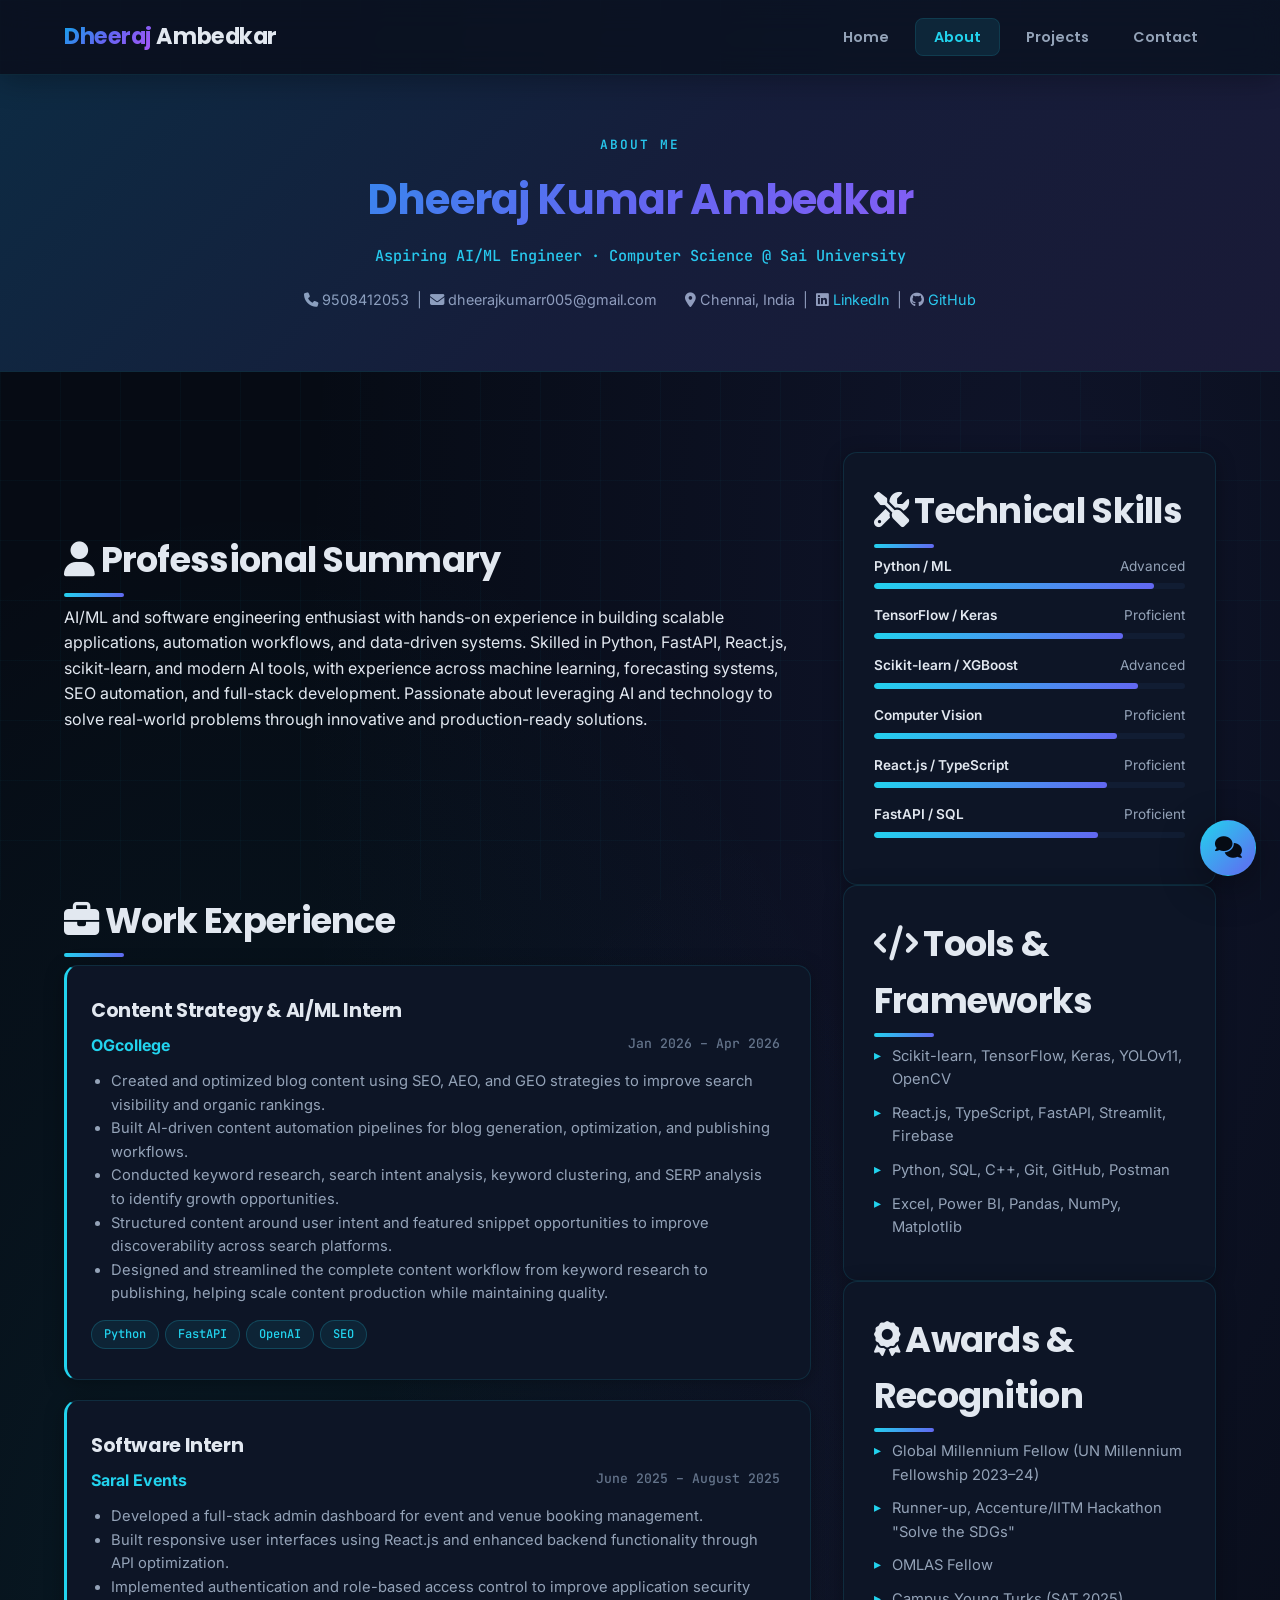
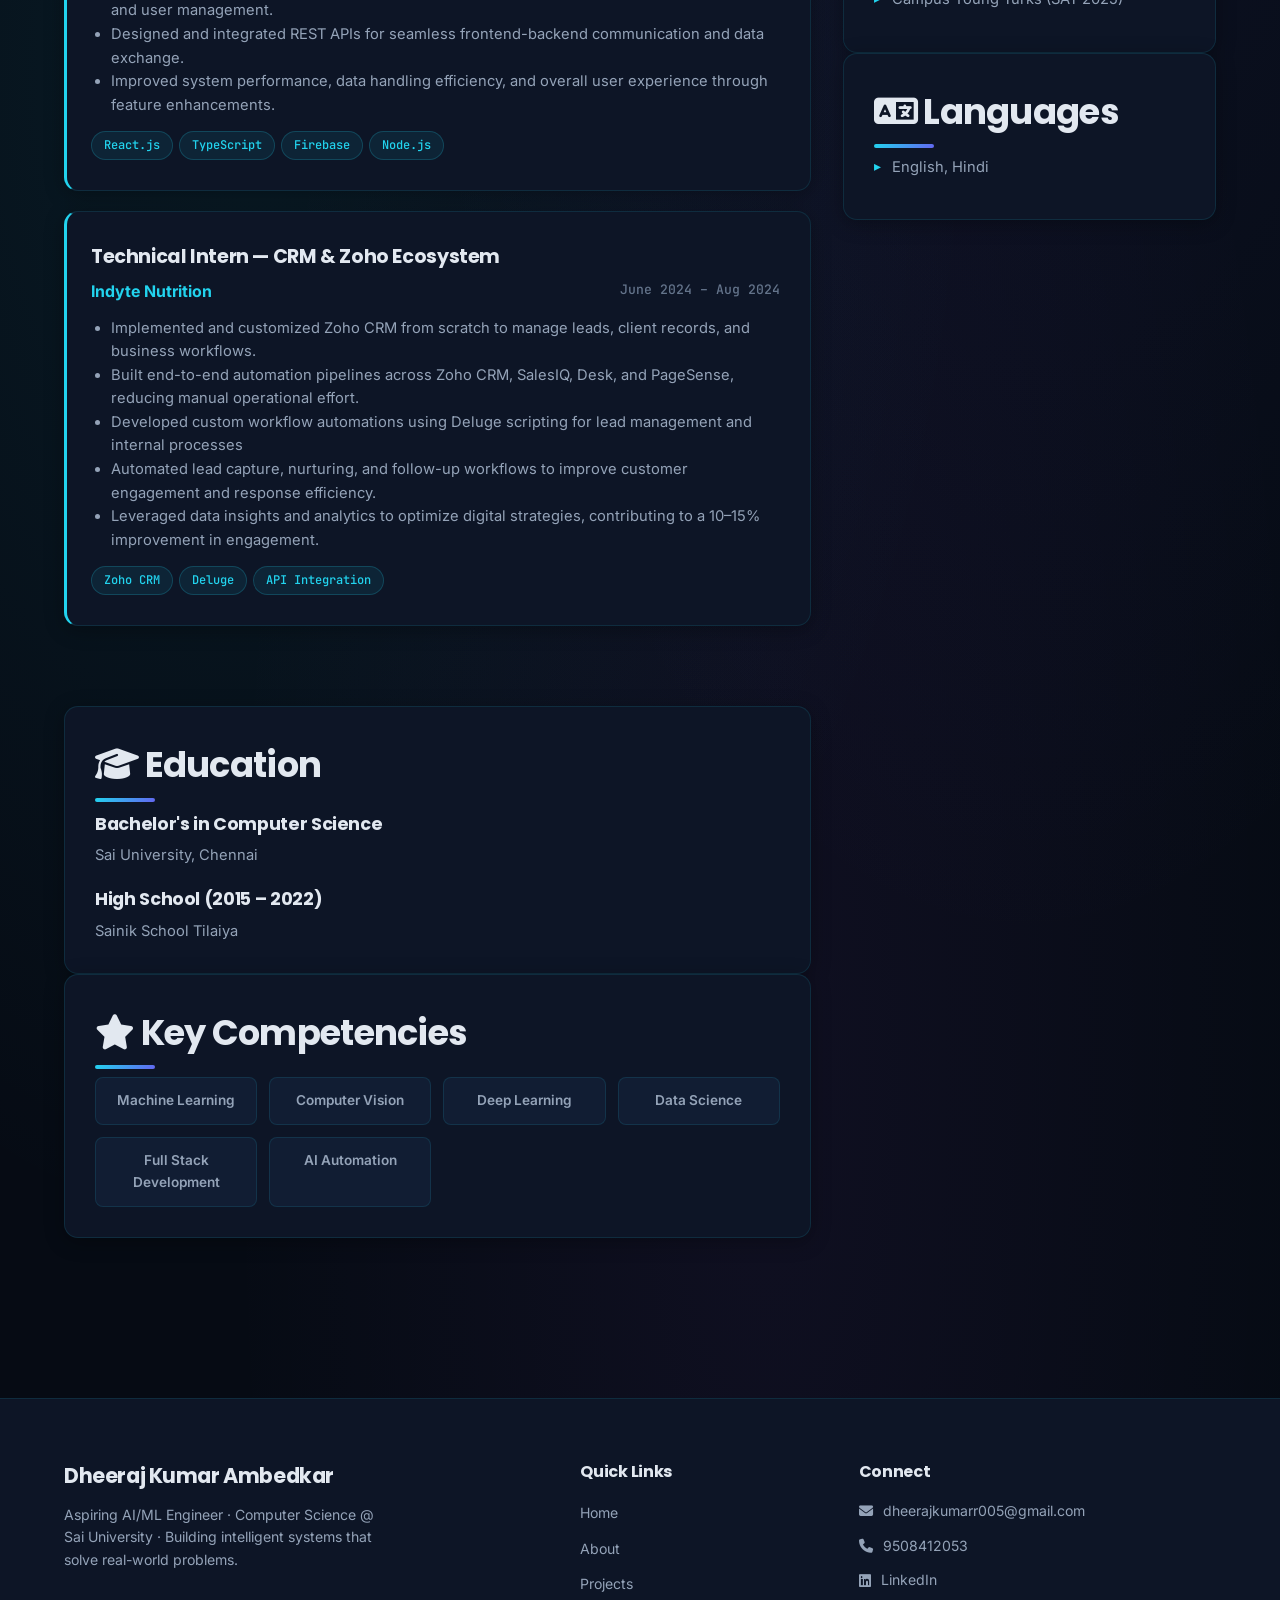
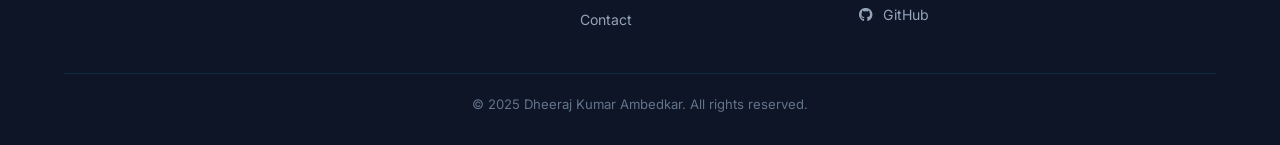
<file: about.html>
<!DOCTYPE html>
<html lang="en">
<head>
    <meta charset="UTF-8">
    <meta name="viewport" content="width=device-width, initial-scale=1.0">
    <title>Dheeraj Kumar Ambedkar | About</title>
    <link rel="stylesheet" href="https://cdnjs.cloudflare.com/ajax/libs/font-awesome/6.4.0/css/all.min.css">
    <link rel="stylesheet" href="css/style.css">
    <link rel="stylesheet" href="css/chat-widget.css">
</head>
<body>
    <header class="professional-header">
        <div class="container">
            <div id="branding">
                <h1><span class="highlight">Dheeraj</span> Ambedkar</h1>
            </div>
            <nav>
                <ul>
                    <li><a href="index.html">Home</a></li>
                    <li class="current"><a href="about.html">About</a></li>
                    <li><a href="projects.html">Projects</a></li>
                    <li><a href="contact.html">Contact</a></li>
                </ul>
            </nav>
            <div class="mobile-menu-toggle">
                <i class="fas fa-bars"></i>
            </div>
        </div>
    </header>

    <section id="resume-header">
        <div class="container">
            <div class="resume-header-content">
                <span class="section-label">About Me</span>
                <h1 class="gradient-text">Dheeraj Kumar Ambedkar</h1>
                <p class="resume-tagline">Aspiring AI/ML Engineer · Computer Science @ Sai University</p>
                <div class="resume-contact-info">
                    <p><i class="fas fa-phone"></i> 9508412053 &nbsp;|&nbsp; <i class="fas fa-envelope"></i> dheerajkumarr005@gmail.com</p>
                    <p><i class="fas fa-map-marker-alt"></i> Chennai, India &nbsp;|&nbsp; <i class="fab fa-linkedin"></i> <a href="https://www.linkedin.com/in/dheeraj-kumar-ambedkar-8b4850266/" target="_blank">LinkedIn</a> &nbsp;|&nbsp; <i class="fab fa-github"></i> <a href="https://github.com/Dheeraj0053" target="_blank">GitHub</a></p>
                </div>
            </div>
        </div>
    </section>

    <section id="resume-content">
        <div class="container resume-layout">
            <div class="resume-main">
                <section class="resume-section">
                    <h2 class="section-title"><i class="fas fa-user"></i> Professional Summary</h2>
                    <p>AI/ML and software engineering enthusiast with hands-on experience in building scalable applications, automation workflows, and data-driven systems. Skilled in Python, FastAPI, React.js, scikit-learn, and modern AI tools, with experience across machine learning, forecasting systems, SEO automation, and full-stack development. Passionate about leveraging AI and technology to solve real-world problems through innovative and production-ready solutions.</p>
                </section>

                <section class="resume-section">
                    <h2 class="section-title"><i class="fas fa-briefcase"></i> Work Experience</h2>
                    <div class="experience-list">
                        <div class="experience-item card">
                            <h3>Content Strategy & AI/ML Intern</h3>
                            <div class="experience-meta"><span class="company">OGcollege</span><span class="duration">Jan 2026 – Apr 2026</span></div>
                            <div class="experience-details">
                                <ul>
                                    <li>Created and optimized blog content using SEO, AEO, and GEO strategies to improve search visibility and organic rankings.</li>
                                    <li>Built AI-driven content automation pipelines for blog generation, optimization, and publishing workflows.</li>
                                    <li>Conducted keyword research, search intent analysis, keyword clustering, and SERP analysis to identify growth opportunities.</li>
                                    <li>Structured content around user intent and featured snippet opportunities to improve discoverability across search platforms.</li>
                                    <li>Designed and streamlined the complete content workflow from keyword research to publishing, helping scale content production while maintaining quality.</li>
                                </ul>
                                <div class="tech-tags">
                                    <span class="tech-badge">Python</span>
                                    <span class="tech-badge">FastAPI</span>
                                    <span class="tech-badge">OpenAI</span>
                                    <span class="tech-badge">SEO</span>
                                </div>
                            </div>
                        </div>
                        <div class="experience-item card">
                            <h3>Software Intern</h3>
                            <div class="experience-meta"><span class="company">Saral Events</span><span class="duration">June 2025 – August 2025</span></div>
                            <div class="experience-details">
                                <ul>
                                    <li>Developed a full-stack admin dashboard for event and venue booking management.</li>
                                    <li>Built responsive user interfaces using React.js and enhanced backend functionality through API optimization.</li>
                                    <li>Implemented authentication and role-based access control to improve application security and user management.</li>
                                    <li>Designed and integrated REST APIs for seamless frontend-backend communication and data exchange.</li>
                                    <li>Improved system performance, data handling efficiency, and overall user experience through feature enhancements.</li>
                                </ul>
                                <div class="tech-tags">
                                    <span class="tech-badge">React.js</span>
                                    <span class="tech-badge">TypeScript</span>
                                    <span class="tech-badge">Firebase</span>
                                    <span class="tech-badge">Node.js</span>
                                </div>
                            </div>
                        </div>
                        <div class="experience-item card">
                            <h3>Technical Intern — CRM & Zoho Ecosystem</h3>
                            <div class="experience-meta"><span class="company">Indyte Nutrition</span><span class="duration">June 2024 – Aug 2024</span></div>
                            <div class="experience-details">
                                <ul>
                                    <li>Implemented and customized Zoho CRM from scratch to manage leads, client records, and business workflows.</li>
                                    <li>Built end-to-end automation pipelines across Zoho CRM, SalesIQ, Desk, and PageSense, reducing manual operational effort.</li>
                                    <li>Developed custom workflow automations using Deluge scripting for lead management and internal processes</li>
                                    <li>Automated lead capture, nurturing, and follow-up workflows to improve customer engagement and response efficiency.</li>
                                    <li>Leveraged data insights and analytics to optimize digital strategies, contributing to a 10–15% improvement in engagement.</li>
                                </ul>
                                <div class="tech-tags">
                                    <span class="tech-badge">Zoho CRM</span>
                                    <span class="tech-badge">Deluge</span>
                                    <span class="tech-badge">API Integration</span>
                                </div>
                            </div>
                        </div>
                    </div>
                </section>

                <section class="resume-section card">
                    <h2 class="section-title"><i class="fas fa-graduation-cap"></i> Education</h2>
                    <div class="education-item">
                        <h3>Bachelor's in Computer Science</h3>
                        <span class="institution">Sai University, Chennai</span>
                    </div>
                    <div class="education-item">
                        <h3>High School (2015 – 2022)</h3>
                        <span class="institution">Sainik School Tilaiya</span>
                    </div>
                </section>

                <section class="resume-section card">
                    <h2 class="section-title"><i class="fas fa-star"></i> Key Competencies</h2>
                    <div class="competencies-grid">
                        <div class="competency-item"><span>Machine Learning</span></div>
                        <div class="competency-item"><span>Computer Vision</span></div>
                        <div class="competency-item"><span>Deep Learning</span></div>
                        <div class="competency-item"><span>Data Science</span></div>
                        <div class="competency-item"><span>Full Stack Development</span></div>
                        <div class="competency-item"><span>AI Automation</span></div>
                    </div>
                </section>
            </div>

            <aside class="resume-sidebar">
                <section class="skills-section card">
                    <h2 class="section-title"><i class="fas fa-tools"></i> Technical Skills</h2>
                    <div class="skill-bar-group">
                        <div class="skill-bar-label"><span>Python / ML</span><span>Advanced</span></div>
                        <div class="skill-bar"><div class="skill-level" data-level="90%"></div></div>
                    </div>
                    <div class="skill-bar-group">
                        <div class="skill-bar-label"><span>TensorFlow / Keras</span><span>Proficient</span></div>
                        <div class="skill-bar"><div class="skill-level" data-level="80%"></div></div>
                    </div>
                    <div class="skill-bar-group">
                        <div class="skill-bar-label"><span>Scikit-learn / XGBoost</span><span>Advanced</span></div>
                        <div class="skill-bar"><div class="skill-level" data-level="85%"></div></div>
                    </div>
                    <div class="skill-bar-group">
                        <div class="skill-bar-label"><span>Computer Vision</span><span>Proficient</span></div>
                        <div class="skill-bar"><div class="skill-level" data-level="78%"></div></div>
                    </div>
                    <div class="skill-bar-group">
                        <div class="skill-bar-label"><span>React.js / TypeScript</span><span>Proficient</span></div>
                        <div class="skill-bar"><div class="skill-level" data-level="75%"></div></div>
                    </div>
                    <div class="skill-bar-group">
                        <div class="skill-bar-label"><span>FastAPI / SQL</span><span>Proficient</span></div>
                        <div class="skill-bar"><div class="skill-level" data-level="72%"></div></div>
                    </div>
                </section>

                <section class="skills-section card">
                    <h2 class="section-title"><i class="fas fa-code"></i> Tools & Frameworks</h2>
                    <ul>
                        <li>Scikit-learn, TensorFlow, Keras, YOLOv11, OpenCV</li>
                        <li>React.js, TypeScript, FastAPI, Streamlit, Firebase</li>
                        <li>Python, SQL, C++, Git, GitHub, Postman</li>
                        <li>Excel, Power BI, Pandas, NumPy, Matplotlib</li>
                    </ul>
                </section>

                <section class="skills-section card">
                    <h2 class="section-title"><i class="fas fa-award"></i> Awards & Recognition</h2>
                    <ul>
                        <li>Global Millennium Fellow (UN Millennium Fellowship 2023–24)</li>
                        <li>Runner-up, Accenture/IITM Hackathon "Solve the SDGs"</li>
                        <li>OMLAS Fellow</li>
                        <li>Campus Young Turks (SAT 2025)</li>
                    </ul>
                </section>

                <section class="skills-section card">
                    <h2 class="section-title"><i class="fas fa-language"></i> Languages</h2>
                    <ul>
                        <li>English, Hindi</li>
                    </ul>
                </section>
            </aside>
        </div>
    </section>

    <footer class="professional-footer">
        <div class="container">
            <div class="footer-content">
                <div class="footer-about">
                    <h3>Dheeraj Kumar Ambedkar</h3>
                    <p>Aspiring AI/ML Engineer · Computer Science @ Sai University · Building intelligent systems that solve real-world problems.</p>
                </div>
                <div class="footer-links">
                    <h4>Quick Links</h4>
                    <ul>
                        <li><a href="index.html">Home</a></li>
                        <li><a href="about.html">About</a></li>
                        <li><a href="projects.html">Projects</a></li>
                        <li><a href="contact.html">Contact</a></li>
                    </ul>
                </div>
                <div class="footer-contact">
                    <h4>Connect</h4>
                    <ul>
                        <li><i class="fas fa-envelope"></i> dheerajkumarr005@gmail.com</li>
                        <li><i class="fas fa-phone"></i> 9508412053</li>
                        <li><i class="fab fa-linkedin"></i> <a href="https://www.linkedin.com/in/dheeraj-kumar-ambedkar-8b4850266/" target="_blank">LinkedIn</a></li>
                        <li><i class="fab fa-github"></i> <a href="https://github.com/Dheeraj0053" target="_blank">GitHub</a></li>
                    </ul>
                </div>
            </div>
            <div class="footer-copyright">
                <p>&copy; 2025 Dheeraj Kumar Ambedkar. All rights reserved.</p>
            </div>
        </div>
    </footer>
    <script src="js/chat-widget.js" defer></script>
    <script src="js/script.js" defer></script>
</body>
</html>
</file>
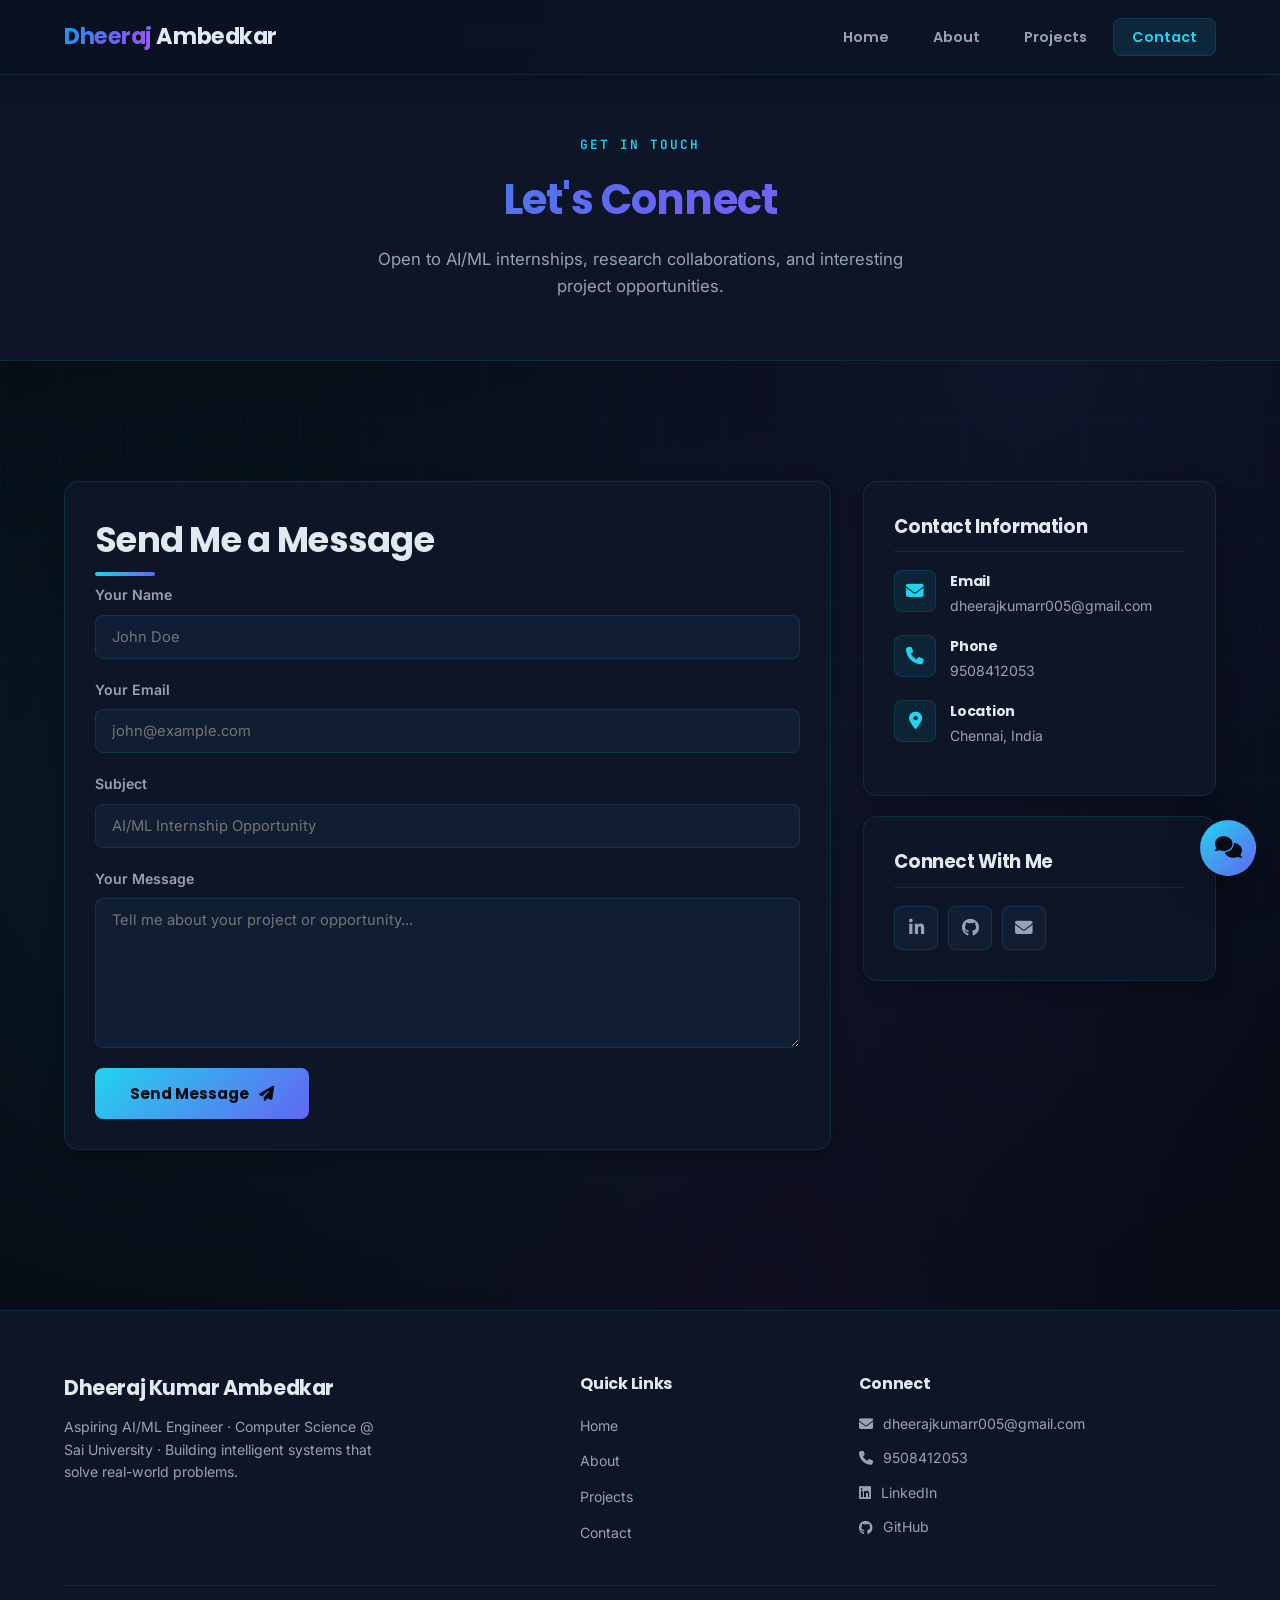
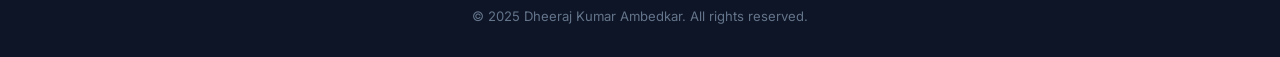
<file: contact.html>
<!DOCTYPE html>
<html lang="en">
<head>
    <meta charset="UTF-8">
    <meta name="viewport" content="width=device-width, initial-scale=1.0">
    <title>Dheeraj Kumar Ambedkar | Contact</title>
    <link rel="stylesheet" href="https://cdnjs.cloudflare.com/ajax/libs/font-awesome/6.4.0/css/all.min.css">
    <link rel="stylesheet" href="css/style.css">
    <link rel="stylesheet" href="css/chat-widget.css">
</head>
<body>
    <header class="professional-header">
        <div class="container">
            <div id="branding">
                <h1><span class="highlight">Dheeraj</span> Ambedkar</h1>
            </div>
            <nav>
                <ul>
                    <li><a href="index.html">Home</a></li>
                    <li><a href="about.html">About</a></li>
                    <li><a href="projects.html">Projects</a></li>
                    <li class="current"><a href="contact.html">Contact</a></li>
                </ul>
            </nav>
            <div class="mobile-menu-toggle">
                <i class="fas fa-bars"></i>
            </div>
        </div>
    </header>

    <section id="contact-hero">
        <div class="container">
            <span class="section-label">Get In Touch</span>
            <h1 class="gradient-text">Let's Connect</h1>
            <p>Open to AI/ML internships, research collaborations, and interesting project opportunities.</p>
        </div>
    </section>

    <section id="contact-main">
        <div class="container">
            <div class="contact-container">
                <div class="contact-form-container card">
                    <h2 class="section-title" style="margin-top:0;">Send Me a Message</h2>
                    <form action="https://formsubmit.co/dheerajkumarr005@gmail.com" method="POST" class="contact-form" id="contactForm">
                        <input type="hidden" name="_subject" value="New Portfolio Contact!">
                        <input type="text" name="_honey" style="display:none">
                        <input type="hidden" name="_captcha" value="false">
                        <div class="form-group">
                            <label for="name">Your Name</label>
                            <input type="text" id="name" name="name" required placeholder="John Doe">
                        </div>
                        <div class="form-group">
                            <label for="email">Your Email</label>
                            <input type="email" id="email" name="email" required placeholder="john@example.com">
                        </div>
                        <div class="form-group">
                            <label for="subject">Subject</label>
                            <input type="text" id="subject" name="subject" required placeholder="AI/ML Internship Opportunity">
                        </div>
                        <div class="form-group">
                            <label for="message">Your Message</label>
                            <textarea id="message" name="message" required placeholder="Tell me about your project or opportunity..."></textarea>
                        </div>
                        <button type="submit" class="btn-submit">Send Message <i class="fas fa-paper-plane"></i></button>
                    </form>
                </div>
                <div class="contact-info-container">
                    <div class="contact-info-card card">
                        <h3>Contact Information</h3>
                        <div class="contact-info-item">
                            <i class="fas fa-envelope"></i>
                            <div class="contact-info-text"><h4>Email</h4><p>dheerajkumarr005@gmail.com</p></div>
                        </div>
                        <div class="contact-info-item">
                            <i class="fas fa-phone"></i>
                            <div class="contact-info-text"><h4>Phone</h4><p>9508412053</p></div>
                        </div>
                        <div class="contact-info-item">
                            <i class="fas fa-map-marker-alt"></i>
                            <div class="contact-info-text"><h4>Location</h4><p>Chennai, India</p></div>
                        </div>
                    </div>
                    <div class="contact-info-card card">
                        <h3>Connect With Me</h3>
                        <div class="social-links">
                            <a href="https://www.linkedin.com/in/dheeraj-kumar-ambedkar-8b4850266/" target="_blank" title="LinkedIn"><i class="fab fa-linkedin-in"></i></a>
                            <a href="https://github.com/Dheeraj0053" target="_blank" title="GitHub"><i class="fab fa-github"></i></a>
                            <a href="mailto:dheerajkumarr005@gmail.com" title="Email"><i class="fas fa-envelope"></i></a>
                        </div>
                    </div>
                </div>
            </div>
        </div>
    </section>

    <footer class="professional-footer">
        <div class="container">
            <div class="footer-content">
                <div class="footer-about">
                    <h3>Dheeraj Kumar Ambedkar</h3>
                    <p>Aspiring AI/ML Engineer · Computer Science @ Sai University · Building intelligent systems that solve real-world problems.</p>
                </div>
                <div class="footer-links">
                    <h4>Quick Links</h4>
                    <ul>
                        <li><a href="index.html">Home</a></li>
                        <li><a href="about.html">About</a></li>
                        <li><a href="projects.html">Projects</a></li>
                        <li><a href="contact.html">Contact</a></li>
                    </ul>
                </div>
                <div class="footer-contact">
                    <h4>Connect</h4>
                    <ul>
                        <li><i class="fas fa-envelope"></i> dheerajkumarr005@gmail.com</li>
                        <li><i class="fas fa-phone"></i> 9508412053</li>
                        <li><i class="fab fa-linkedin"></i> <a href="https://www.linkedin.com/in/dheeraj-kumar-ambedkar-8b4850266/" target="_blank">LinkedIn</a></li>
                        <li><i class="fab fa-github"></i> <a href="https://github.com/Dheeraj0053" target="_blank">GitHub</a></li>
                    </ul>
                </div>
            </div>
            <div class="footer-copyright">
                <p>&copy; 2025 Dheeraj Kumar Ambedkar. All rights reserved.</p>
            </div>
        </div>
    </footer>
    <script src="js/chat-widget.js" defer></script>
    <script src="js/script.js" defer></script>
</body>
</html>
</file>
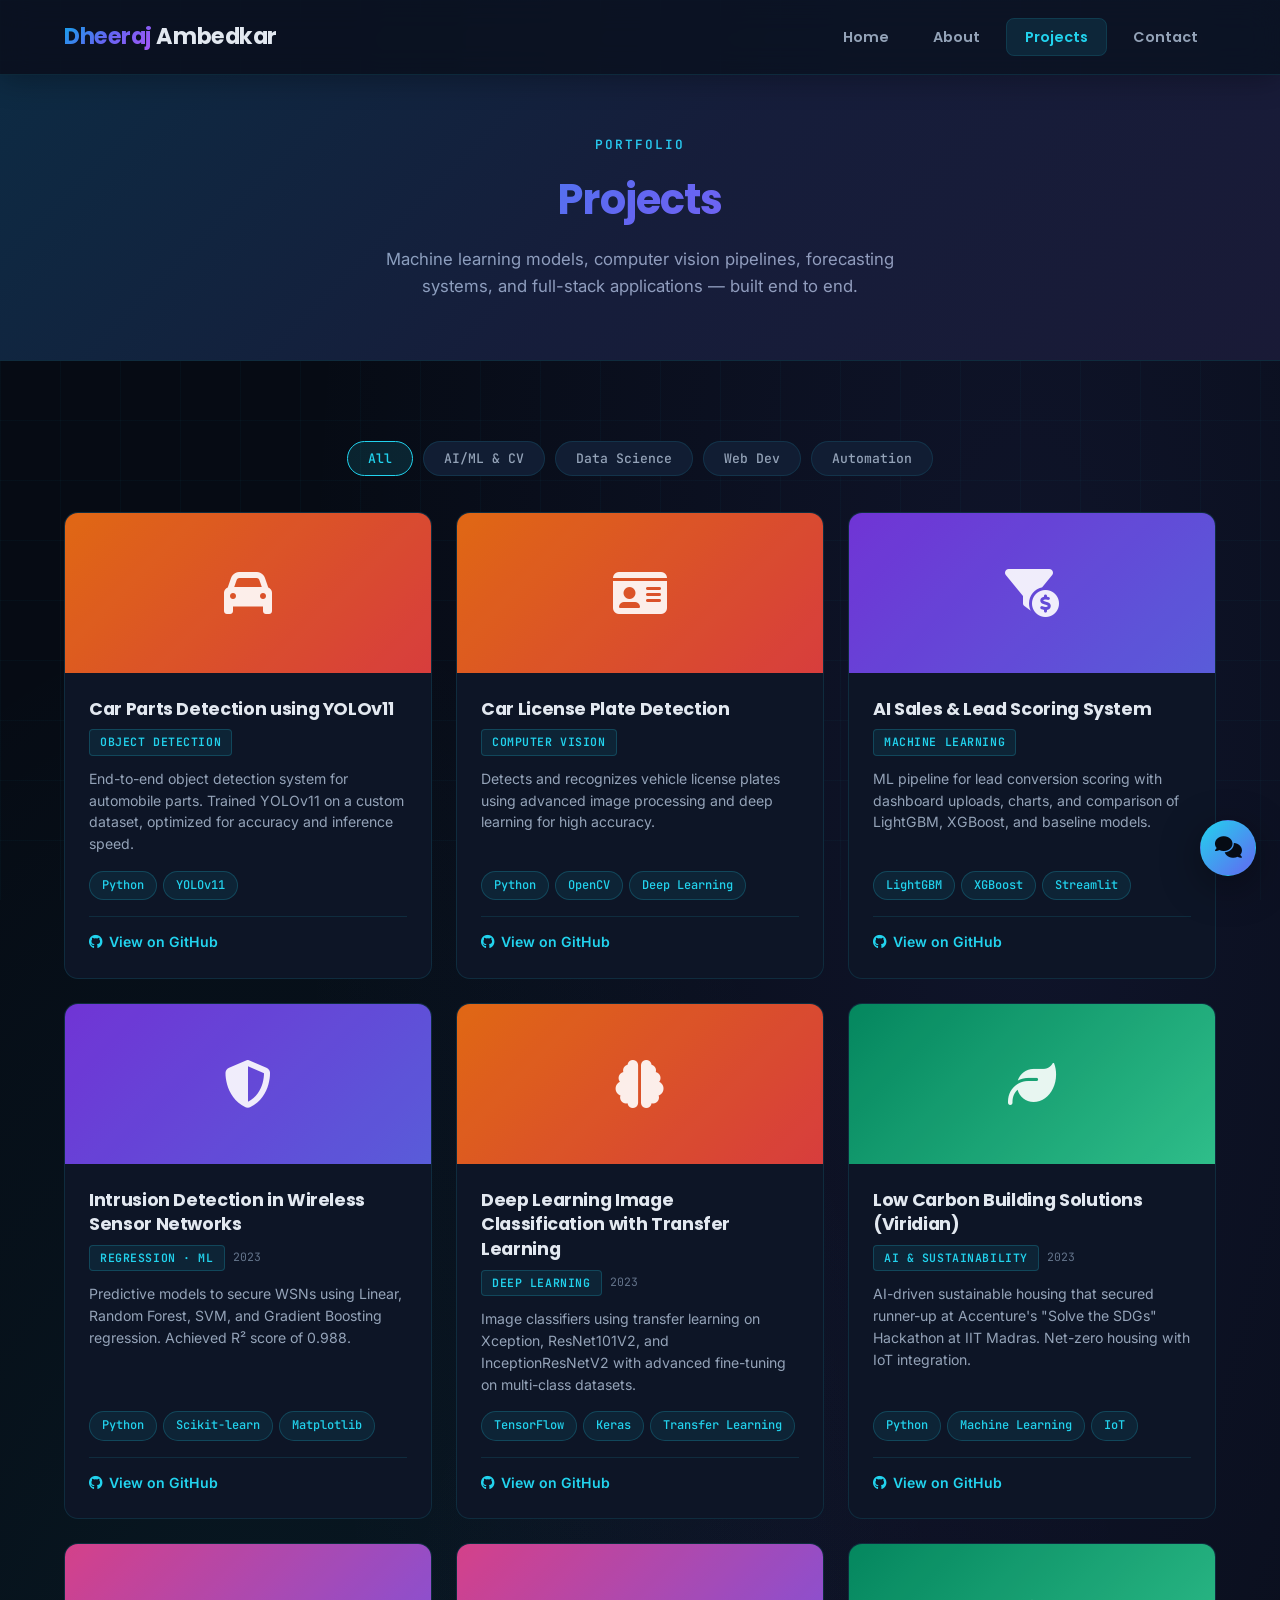
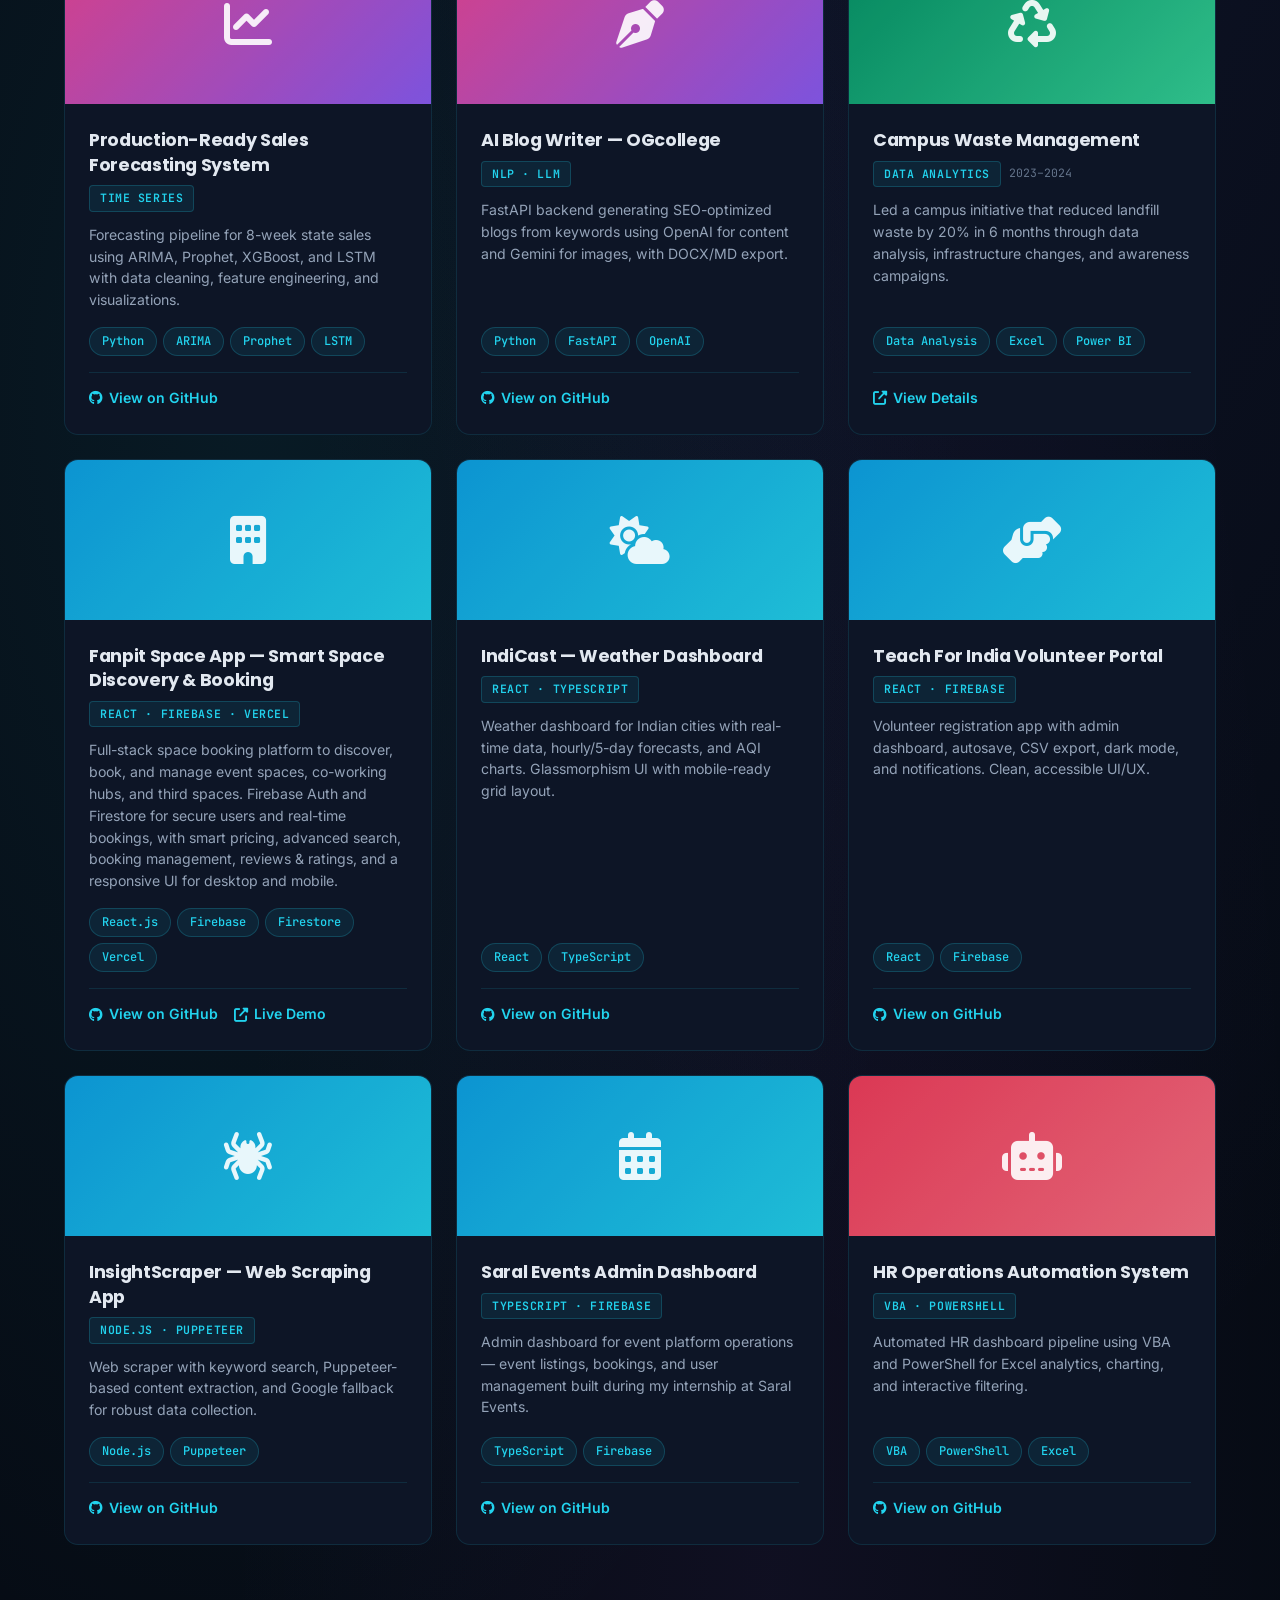
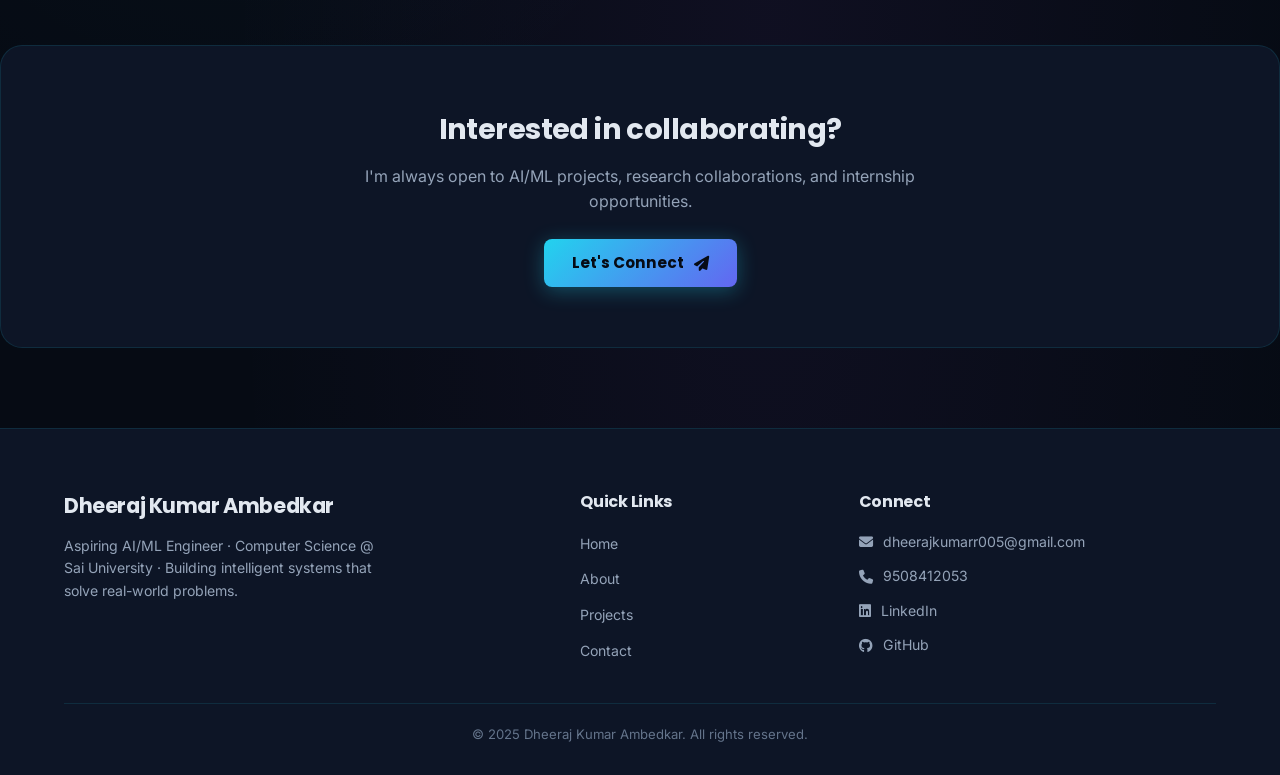
<file: projects.html>
<!DOCTYPE html>
<html lang="en">
<head>
    <meta charset="UTF-8">
    <meta name="viewport" content="width=device-width, initial-scale=1.0">
    <title>Dheeraj Kumar Ambedkar | Projects</title>
    <link rel="stylesheet" href="https://cdnjs.cloudflare.com/ajax/libs/font-awesome/6.4.0/css/all.min.css">
    <link rel="stylesheet" href="css/style.css">
    <link rel="stylesheet" href="css/chat-widget.css">
</head>
<body>
    <header class="professional-header">
        <div class="container">
            <div id="branding">
                <h1><span class="highlight">Dheeraj</span> Ambedkar</h1>
            </div>
            <nav>
                <ul>
                    <li><a href="index.html">Home</a></li>
                    <li><a href="about.html">About</a></li>
                    <li class="current"><a href="projects.html">Projects</a></li>
                    <li><a href="contact.html">Contact</a></li>
                </ul>
            </nav>
            <div class="mobile-menu-toggle">
                <i class="fas fa-bars"></i>
            </div>
        </div>
    </header>

    <section id="projects-hero">
        <div class="container">
            <span class="section-label">Portfolio</span>
            <h1 class="gradient-text">Projects</h1>
            <p>Machine learning models, computer vision pipelines, forecasting systems, and full-stack applications — built end to end.</p>
        </div>
    </section>

    <section id="all-projects">
        <div class="container">
            <div class="project-filters">
                <button class="filter-btn active" data-filter="all">All</button>
                <button class="filter-btn" data-filter="ai-ml">AI/ML & CV</button>
                <button class="filter-btn" data-filter="data-science">Data Science</button>
                <button class="filter-btn" data-filter="web">Web Dev</button>
                <button class="filter-btn" data-filter="automation">Automation</button>
            </div>

            <div class="projects-grid" id="projectsGrid">

                <!-- AI/ML & Computer Vision -->
                <div class="project-card-item fade-in" data-category="ai-ml">
                    <div class="project-image project-image-dl">
                        <i class="fas fa-car project-icon"></i>
                    </div>
                    <div class="project-details">
                        <h3>Car Parts Detection using YOLOv11</h3>
                        <div class="project-meta">
                            <span class="project-category">Object Detection</span>
                        </div>
                        <p class="project-description">End-to-end object detection system for automobile parts. Trained YOLOv11 on a custom dataset, optimized for accuracy and inference speed.</p>
                        <div class="project-technologies">
                            <span class="tech-badge">Python</span>
                            <span class="tech-badge">YOLOv11</span>
                        </div>
                        <div class="project-links">
                            <a href="https://github.com/Dheeraj0053/Car-Parts-Detection-Using-YOLOV11" target="_blank"><i class="fab fa-github"></i> View on GitHub</a>
                        </div>
                    </div>
                </div>

                <div class="project-card-item fade-in" data-category="ai-ml">
                    <div class="project-image project-image-dl">
                        <i class="fas fa-id-card project-icon"></i>
                    </div>
                    <div class="project-details">
                        <h3>Car License Plate Detection</h3>
                        <div class="project-meta">
                            <span class="project-category">Computer Vision</span>
                        </div>
                        <p class="project-description">Detects and recognizes vehicle license plates using advanced image processing and deep learning for high accuracy.</p>
                        <div class="project-technologies">
                            <span class="tech-badge">Python</span>
                            <span class="tech-badge">OpenCV</span>
                            <span class="tech-badge">Deep Learning</span>
                        </div>
                        <div class="project-links">
                            <a href="https://github.com/Dheeraj0053/Car_License_Plate_Detection" target="_blank"><i class="fab fa-github"></i> View on GitHub</a>
                        </div>
                    </div>
                </div>

                <div class="project-card-item fade-in" data-category="ai-ml">
                    <div class="project-image project-image-ml">
                        <i class="fas fa-funnel-dollar project-icon"></i>
                    </div>
                    <div class="project-details">
                        <h3>AI Sales & Lead Scoring System</h3>
                        <div class="project-meta">
                            <span class="project-category">Machine Learning</span>
                        </div>
                        <p class="project-description">ML pipeline for lead conversion scoring with dashboard uploads, charts, and comparison of LightGBM, XGBoost, and baseline models.</p>
                        <div class="project-technologies">
                            <span class="tech-badge">LightGBM</span>
                            <span class="tech-badge">XGBoost</span>
                            <span class="tech-badge">Streamlit</span>
                        </div>
                        <div class="project-links">
                            <a href="https://github.com/Dheeraj0053/AI_Sales-Lead_Scoring" target="_blank"><i class="fab fa-github"></i> View on GitHub</a>
                        </div>
                    </div>
                </div>

                <div class="project-card-item fade-in" data-category="ai-ml">
                    <div class="project-image project-image-ml">
                        <i class="fas fa-shield-alt project-icon"></i>
                    </div>
                    <div class="project-details">
                        <h3>Intrusion Detection in Wireless Sensor Networks</h3>
                        <div class="project-meta">
                            <span class="project-category">Regression · ML</span>
                            <span class="project-date">2023</span>
                        </div>
                        <p class="project-description">Predictive models to secure WSNs using Linear, Random Forest, SVM, and Gradient Boosting regression. Achieved R² score of 0.988.</p>
                        <div class="project-technologies">
                            <span class="tech-badge">Python</span>
                            <span class="tech-badge">Scikit-learn</span>
                            <span class="tech-badge">Matplotlib</span>
                        </div>
                        <div class="project-links">
                            <a href="https://github.com/Dheeraj0053/Intrusion-Detection-in-Wireless-Sensor-Networks-Using-Regression" target="_blank"><i class="fab fa-github"></i> View on GitHub</a>
                        </div>
                    </div>
                </div>

                <div class="project-card-item fade-in" data-category="ai-ml">
                    <div class="project-image project-image-dl">
                        <i class="fas fa-brain project-icon"></i>
                    </div>
                    <div class="project-details">
                        <h3>Deep Learning Image Classification with Transfer Learning</h3>
                        <div class="project-meta">
                            <span class="project-category">Deep Learning</span>
                            <span class="project-date">2023</span>
                        </div>
                        <p class="project-description">Image classifiers using transfer learning on Xception, ResNet101V2, and InceptionResNetV2 with advanced fine-tuning on multi-class datasets.</p>
                        <div class="project-technologies">
                            <span class="tech-badge">TensorFlow</span>
                            <span class="tech-badge">Keras</span>
                            <span class="tech-badge">Transfer Learning</span>
                        </div>
                        <div class="project-links">
                            <a href="https://github.com/Dheeraj0053/Deep-Learning-Based-Image-Classification-with-Transfer-Learning-and-Fine-Tuning" target="_blank"><i class="fab fa-github"></i> View on GitHub</a>
                        </div>
                    </div>
                </div>

                <div class="project-card-item fade-in" data-category="ai-ml">
                    <div class="project-image project-image-sustainability">
                        <i class="fas fa-leaf project-icon"></i>
                    </div>
                    <div class="project-details">
                        <h3>Low Carbon Building Solutions (Viridian)</h3>
                        <div class="project-meta">
                            <span class="project-category">AI & Sustainability</span>
                            <span class="project-date">2023</span>
                        </div>
                        <p class="project-description">AI-driven sustainable housing that secured runner-up at Accenture's "Solve the SDGs" Hackathon at IIT Madras. Net-zero housing with IoT integration.</p>
                        <div class="project-technologies">
                            <span class="tech-badge">Python</span>
                            <span class="tech-badge">Machine Learning</span>
                            <span class="tech-badge">IoT</span>
                        </div>
                        <div class="project-links">
                            <a href="https://github.com/Dheeraj0053/Viridian-sustainable-housing-solutions-" target="_blank"><i class="fab fa-github"></i> View on GitHub</a>
                        </div>
                    </div>
                </div>

                <!-- Data Science -->
                <div class="project-card-item fade-in" data-category="data-science">
                    <div class="project-image project-image-ds">
                        <i class="fas fa-chart-line project-icon"></i>
                    </div>
                    <div class="project-details">
                        <h3>Production-Ready Sales Forecasting System</h3>
                        <div class="project-meta">
                            <span class="project-category">Time Series</span>
                        </div>
                        <p class="project-description">Forecasting pipeline for 8-week state sales using ARIMA, Prophet, XGBoost, and LSTM with data cleaning, feature engineering, and visualizations.</p>
                        <div class="project-technologies">
                            <span class="tech-badge">Python</span>
                            <span class="tech-badge">ARIMA</span>
                            <span class="tech-badge">Prophet</span>
                            <span class="tech-badge">LSTM</span>
                        </div>
                        <div class="project-links">
                            <a href="https://github.com/Dheeraj0053/Sales_Forecasting_System" target="_blank"><i class="fab fa-github"></i> View on GitHub</a>
                        </div>
                    </div>
                </div>

                <div class="project-card-item fade-in" data-category="data-science">
                    <div class="project-image project-image-ds">
                        <i class="fas fa-pen-nib project-icon"></i>
                    </div>
                    <div class="project-details">
                        <h3>AI Blog Writer — OGcollege</h3>
                        <div class="project-meta">
                            <span class="project-category">NLP · LLM</span>
                        </div>
                        <p class="project-description">FastAPI backend generating SEO-optimized blogs from keywords using OpenAI for content and Gemini for images, with DOCX/MD export.</p>
                        <div class="project-technologies">
                            <span class="tech-badge">Python</span>
                            <span class="tech-badge">FastAPI</span>
                            <span class="tech-badge">OpenAI</span>
                        </div>
                        <div class="project-links">
                            <a href="https://github.com/Dheeraj0053/Ai_Blog_Writer_OGcollege" target="_blank"><i class="fab fa-github"></i> View on GitHub</a>
                        </div>
                    </div>
                </div>

                <div class="project-card-item fade-in" data-category="data-science">
                    <div class="project-image project-image-sustainability">
                        <i class="fas fa-recycle project-icon"></i>
                    </div>
                    <div class="project-details">
                        <h3>Campus Waste Management</h3>
                        <div class="project-meta">
                            <span class="project-category">Data Analytics</span>
                            <span class="project-date">2023–2024</span>
                        </div>
                        <p class="project-description">Led a campus initiative that reduced landfill waste by 20% in 6 months through data analysis, infrastructure changes, and awareness campaigns.</p>
                        <div class="project-technologies">
                            <span class="tech-badge">Data Analysis</span>
                            <span class="tech-badge">Excel</span>
                            <span class="tech-badge">Power BI</span>
                        </div>
                        <div class="project-links">
                            <a href="https://docs.google.com/document/d/1LOWcJSUS8VDrbqc8qeu1tJLUQWBbfxKFz0VvQYhmHPs/edit?tab=t.0" target="_blank"><i class="fas fa-external-link-alt"></i> View Details</a>
                        </div>
                    </div>
                </div>

                <!-- Web Development -->
                <div class="project-card-item fade-in" data-category="web">
                    <div class="project-image project-image-web">
                        <i class="fas fa-building project-icon"></i>
                    </div>
                    <div class="project-details">
                        <h3>Fanpit Space App — Smart Space Discovery & Booking</h3>
                        <div class="project-meta">
                            <span class="project-category">React · Firebase · Vercel</span>
                        </div>
                        <p class="project-description">Full-stack space booking platform to discover, book, and manage event spaces, co-working hubs, and third spaces. Firebase Auth and Firestore for secure users and real-time bookings, with smart pricing, advanced search, booking management, reviews & ratings, and a responsive UI for desktop and mobile.</p>
                        <div class="project-technologies">
                            <span class="tech-badge">React.js</span>
                            <span class="tech-badge">Firebase</span>
                            <span class="tech-badge">Firestore</span>
                            <span class="tech-badge">Vercel</span>
                        </div>
                        <div class="project-links">
                            <a href="https://github.com/Dheeraj0053/Fanpit_Space_App" target="_blank" rel="noopener noreferrer"><i class="fab fa-github"></i> View on GitHub</a>
                            <a href="https://fanpit-space-app-43h8.vercel.app/" target="_blank" rel="noopener noreferrer"><i class="fas fa-external-link-alt"></i> Live Demo</a>
                        </div>
                    </div>
                </div>

                <div class="project-card-item fade-in" data-category="web">
                    <div class="project-image project-image-web">
                        <i class="fas fa-cloud-sun project-icon"></i>
                    </div>
                    <div class="project-details">
                        <h3>IndiCast — Weather Dashboard</h3>
                        <div class="project-meta">
                            <span class="project-category">React · TypeScript</span>
                        </div>
                        <p class="project-description">Weather dashboard for Indian cities with real-time data, hourly/5-day forecasts, and AQI charts. Glassmorphism UI with mobile-ready grid layout.</p>
                        <div class="project-technologies">
                            <span class="tech-badge">React</span>
                            <span class="tech-badge">TypeScript</span>
                        </div>
                        <div class="project-links">
                            <a href="https://github.com/Dheeraj0053/Indicast-Predict-the-Mausam-with-Ease-" target="_blank"><i class="fab fa-github"></i> View on GitHub</a>
                        </div>
                    </div>
                </div>

                <div class="project-card-item fade-in" data-category="web">
                    <div class="project-image project-image-web">
                        <i class="fas fa-hands-helping project-icon"></i>
                    </div>
                    <div class="project-details">
                        <h3>Teach For India Volunteer Portal</h3>
                        <div class="project-meta">
                            <span class="project-category">React · Firebase</span>
                        </div>
                        <p class="project-description">Volunteer registration app with admin dashboard, autosave, CSV export, dark mode, and notifications. Clean, accessible UI/UX.</p>
                        <div class="project-technologies">
                            <span class="tech-badge">React</span>
                            <span class="tech-badge">Firebase</span>
                        </div>
                        <div class="project-links">
                            <a href="https://github.com/Dheeraj0053/teach-for-india-volunteer-portal" target="_blank"><i class="fab fa-github"></i> View on GitHub</a>
                        </div>
                    </div>
                </div>

                <div class="project-card-item fade-in" data-category="web">
                    <div class="project-image project-image-web">
                        <i class="fas fa-spider project-icon"></i>
                    </div>
                    <div class="project-details">
                        <h3>InsightScraper — Web Scraping App</h3>
                        <div class="project-meta">
                            <span class="project-category">Node.js · Puppeteer</span>
                        </div>
                        <p class="project-description">Web scraper with keyword search, Puppeteer-based content extraction, and Google fallback for robust data collection.</p>
                        <div class="project-technologies">
                            <span class="tech-badge">Node.js</span>
                            <span class="tech-badge">Puppeteer</span>
                        </div>
                        <div class="project-links">
                            <a href="https://github.com/Dheeraj0053/Web_Scraper_Application" target="_blank"><i class="fab fa-github"></i> View on GitHub</a>
                        </div>
                    </div>
                </div>

                <div class="project-card-item fade-in" data-category="web">
                    <div class="project-image project-image-web">
                        <i class="fas fa-calendar-alt project-icon"></i>
                    </div>
                    <div class="project-details">
                        <h3>Saral Events Admin Dashboard</h3>
                        <div class="project-meta">
                            <span class="project-category">TypeScript · Firebase</span>
                        </div>
                        <p class="project-description">Admin dashboard for event platform operations — event listings, bookings, and user management built during my internship at Saral Events.</p>
                        <div class="project-technologies">
                            <span class="tech-badge">TypeScript</span>
                            <span class="tech-badge">Firebase</span>
                        </div>
                        <div class="project-links">
                            <a href="https://github.com/Dheeraj0053/Admin_Dashboard_saral_events" target="_blank"><i class="fab fa-github"></i> View on GitHub</a>
                        </div>
                    </div>
                </div>

                <!-- Automation -->
                <div class="project-card-item fade-in" data-category="automation">
                    <div class="project-image project-image-automation">
                        <i class="fas fa-robot project-icon"></i>
                    </div>
                    <div class="project-details">
                        <h3>HR Operations Automation System</h3>
                        <div class="project-meta">
                            <span class="project-category">VBA · PowerShell</span>
                        </div>
                        <p class="project-description">Automated HR dashboard pipeline using VBA and PowerShell for Excel analytics, charting, and interactive filtering.</p>
                        <div class="project-technologies">
                            <span class="tech-badge">VBA</span>
                            <span class="tech-badge">PowerShell</span>
                            <span class="tech-badge">Excel</span>
                        </div>
                        <div class="project-links">
                            <a href="https://github.com/Dheeraj0053/HR_Operations_Automation_Project" target="_blank"><i class="fab fa-github"></i> View on GitHub</a>
                        </div>
                    </div>
                </div>

            </div>
        </div>
    </section>

    <section id="project-cta">
        <div class="container">
            <h2>Interested in collaborating?</h2>
            <p>I'm always open to AI/ML projects, research collaborations, and internship opportunities.</p>
            <a href="contact.html" class="btn-primary">Let's Connect <i class="fas fa-paper-plane"></i></a>
        </div>
    </section>

    <footer class="professional-footer">
        <div class="container">
            <div class="footer-content">
                <div class="footer-about">
                    <h3>Dheeraj Kumar Ambedkar</h3>
                    <p>Aspiring AI/ML Engineer · Computer Science @ Sai University · Building intelligent systems that solve real-world problems.</p>
                </div>
                <div class="footer-links">
                    <h4>Quick Links</h4>
                    <ul>
                        <li><a href="index.html">Home</a></li>
                        <li><a href="about.html">About</a></li>
                        <li><a href="projects.html">Projects</a></li>
                        <li><a href="contact.html">Contact</a></li>
                    </ul>
                </div>
                <div class="footer-contact">
                    <h4>Connect</h4>
                    <ul>
                        <li><i class="fas fa-envelope"></i> dheerajkumarr005@gmail.com</li>
                        <li><i class="fas fa-phone"></i> 9508412053</li>
                        <li><i class="fab fa-linkedin"></i> <a href="https://www.linkedin.com/in/dheeraj-kumar-ambedkar-8b4850266/" target="_blank">LinkedIn</a></li>
                        <li><i class="fab fa-github"></i> <a href="https://github.com/Dheeraj0053" target="_blank">GitHub</a></li>
                    </ul>
                </div>
            </div>
            <div class="footer-copyright">
                <p>&copy; 2025 Dheeraj Kumar Ambedkar. All rights reserved.</p>
            </div>
        </div>
    </footer>

    <script src="js/chat-widget.js" defer></script>
    <script src="js/script.js" defer></script>
</body>
</html>
</file>
<file: css/style.css>
/* ==========================================================================
   DHEERAJ KUMAR AMBEDKAR — AI/ML ENGINEER PORTFOLIO
   ========================================================================== */

@import url('https://fonts.googleapis.com/css2?family=Inter:wght@300;400;500;600;700;800&family=JetBrains+Mono:wght@400;500;600&family=Poppins:wght@400;500;600;700;800&display=swap');

:root {
  --bg-dark: #060b14;
  --bg-card: #0d1526;
  --bg-elevated: #111d33;
  --bg-glass: rgba(13, 21, 38, 0.75);

  --primary-color: #e2e8f0;
  --secondary-color: #22d3ee;
  --accent-purple: #a78bfa;
  --accent-green: #34d399;
  --accent-gold: #fbbf24;

  --text-dark: #e2e8f0;
  --text-light: #94a3b8;
  --text-muted: #64748b;

  --primary-gradient: linear-gradient(135deg, #0ea5e9 0%, #6366f1 50%, #a855f7 100%);
  --secondary-gradient: linear-gradient(135deg, #22d3ee 0%, #6366f1 100%);
  --hero-gradient: linear-gradient(135deg, rgba(14, 165, 233, 0.15) 0%, rgba(99, 102, 241, 0.1) 50%, rgba(168, 85, 247, 0.08) 100%);
  --mesh-gradient: radial-gradient(ellipse at 20% 50%, rgba(34, 211, 238, 0.08) 0%, transparent 50%),
                   radial-gradient(ellipse at 80% 20%, rgba(99, 102, 241, 0.1) 0%, transparent 50%),
                   radial-gradient(ellipse at 60% 80%, rgba(168, 85, 247, 0.06) 0%, transparent 50%);

  --gradient-sust: linear-gradient(135deg, #059669 0%, #34d399 100%);
  --gradient-ml: linear-gradient(135deg, #7c3aed 0%, #6366f1 100%);
  --gradient-dl: linear-gradient(135deg, #f97316 0%, #ef4444 100%);
  --gradient-ds: linear-gradient(135deg, #ec4899 0%, #8b5cf6 100%);
  --gradient-web: linear-gradient(135deg, #0ea5e9 0%, #22d3ee 100%);
  --gradient-auto: linear-gradient(135deg, #f43f5e 0%, #fb7185 100%);

  --glass-border: rgba(34, 211, 238, 0.12);
  --badge-bg: rgba(34, 211, 238, 0.08);
  --badge-border: rgba(34, 211, 238, 0.2);

  --border-radius-sm: 8px;
  --border-radius-md: 14px;
  --border-radius-lg: 22px;
  --transition: all 0.3s cubic-bezier(0.4, 0, 0.2, 1);
  --shadow-sm: 0 4px 20px rgba(0, 0, 0, 0.3);
  --shadow-md: 0 10px 40px rgba(0, 0, 0, 0.4);
  --shadow-lg: 0 20px 60px rgba(0, 0, 0, 0.5);
  --shadow-glow: 0 0 30px rgba(34, 211, 238, 0.15);
}

* {
  box-sizing: border-box;
  margin: 0;
  padding: 0;
}

html {
  scroll-behavior: smooth;
}

body {
  background: var(--bg-dark);
  background-image: var(--mesh-gradient);
  color: var(--text-dark);
  font-family: 'Inter', sans-serif;
  line-height: 1.6;
  padding-top: 75px;
  overflow-x: hidden;
  min-height: 100vh;
}

body::before {
  content: '';
  position: fixed;
  inset: 0;
  background-image:
    linear-gradient(rgba(34, 211, 238, 0.03) 1px, transparent 1px),
    linear-gradient(90deg, rgba(34, 211, 238, 0.03) 1px, transparent 1px);
  background-size: 60px 60px;
  pointer-events: none;
  z-index: 0;
}

body > * {
  position: relative;
  z-index: 1;
}

h1, h2, h3, h4, h5, h6 {
  font-family: 'Poppins', sans-serif;
  color: var(--primary-color);
  font-weight: 700;
  letter-spacing: -0.02em;
}

a {
  color: var(--secondary-color);
  text-decoration: none;
  transition: var(--transition);
}

a:hover {
  color: var(--accent-purple);
}

ul {
  list-style: none;
}

.container {
  width: 100%;
  max-width: 1200px;
  margin: 0 auto;
  padding: 0 24px;
}

.mono {
  font-family: 'JetBrains Mono', monospace;
}

.gradient-text {
  background: var(--primary-gradient);
  -webkit-background-clip: text;
  -webkit-text-fill-color: transparent;
  background-clip: text;
}

/* Cards */
.card {
  background: var(--bg-card);
  border-radius: var(--border-radius-md);
  box-shadow: var(--shadow-sm);
  padding: 30px;
  border: 1px solid var(--glass-border);
  transition: var(--transition);
}

.card:hover {
  transform: translateY(-4px);
  box-shadow: var(--shadow-md), var(--shadow-glow);
  border-color: rgba(34, 211, 238, 0.25);
}

section {
  padding: 80px 0;
}

.section-title {
  font-size: 2.2rem;
  margin-bottom: 16px;
  position: relative;
  display: inline-block;
}

.section-title::after {
  content: '';
  position: absolute;
  left: 0;
  bottom: -8px;
  width: 60px;
  height: 4px;
  background: var(--secondary-gradient);
  border-radius: 2px;
}

.section-subtitle {
  color: var(--text-light);
  font-size: 1.05rem;
  margin-bottom: 40px;
  max-width: 600px;
}

.section-label {
  font-family: 'JetBrains Mono', monospace;
  font-size: 0.8rem;
  font-weight: 600;
  color: var(--secondary-color);
  text-transform: uppercase;
  letter-spacing: 0.15em;
  margin-bottom: 12px;
  display: block;
}

/* Header */
.professional-header {
  position: fixed;
  top: 0;
  left: 0;
  width: 100%;
  height: 75px;
  background: var(--bg-glass);
  backdrop-filter: blur(16px);
  -webkit-backdrop-filter: blur(16px);
  border-bottom: 1px solid var(--glass-border);
  box-shadow: 0 4px 30px rgba(0, 0, 0, 0.3);
  z-index: 1000;
  display: flex;
  align-items: center;
}

.professional-header .container {
  display: flex;
  justify-content: space-between;
  align-items: center;
  width: 100%;
}

#branding h1 {
  font-size: 1.4rem;
  font-weight: 700;
  color: var(--primary-color);
  white-space: nowrap;
}

#branding h1 .highlight {
  background: var(--primary-gradient);
  -webkit-background-clip: text;
  -webkit-text-fill-color: transparent;
}

.professional-header nav ul {
  display: flex;
  gap: 8px;
}

.professional-header nav ul li a {
  font-family: 'Poppins', sans-serif;
  font-size: 0.9rem;
  font-weight: 600;
  color: var(--text-light);
  padding: 8px 18px;
  border-radius: var(--border-radius-sm);
  transition: var(--transition);
}

.professional-header nav ul li a:hover,
.professional-header nav ul li.current a {
  color: var(--secondary-color);
}

.professional-header nav ul li.current a {
  background: rgba(34, 211, 238, 0.1);
  border: 1px solid var(--glass-border);
  color: var(--secondary-color);
}

.mobile-menu-toggle {
  display: none;
  font-size: 1.5rem;
  cursor: pointer;
  color: var(--primary-color);
}

@media (max-width: 768px) {
  .mobile-menu-toggle {
    display: block;
  }

  .professional-header nav {
    position: absolute;
    top: 75px;
    left: 0;
    width: 100%;
    background: var(--bg-card);
    border-bottom: 1px solid var(--glass-border);
    box-shadow: var(--shadow-md);
    padding: 20px 24px;
    display: none;
    flex-direction: column;
    z-index: 999;
  }

  .professional-header nav.active {
    display: flex;
    animation: slideDown 0.3s ease forwards;
  }

  .professional-header nav ul {
    flex-direction: column;
    gap: 8px;
    width: 100%;
  }

  .professional-header nav ul li a {
    display: block;
    width: 100%;
    padding: 12px 16px;
    text-align: center;
  }
}

@keyframes slideDown {
  from { opacity: 0; transform: translateY(-10px); }
  to { opacity: 1; transform: translateY(0); }
}

/* Buttons */
.btn-primary, .btn-secondary, .btn-submit {
  display: inline-flex;
  align-items: center;
  justify-content: center;
  gap: 10px;
  font-family: 'Poppins', sans-serif;
  font-size: 0.95rem;
  font-weight: 700;
  padding: 12px 28px;
  border-radius: var(--border-radius-sm);
  border: none;
  cursor: pointer;
  transition: var(--transition);
}

.btn-primary {
  background: var(--secondary-gradient);
  color: #060b14;
  box-shadow: 0 4px 20px rgba(34, 211, 238, 0.3);
}

.btn-primary:hover {
  transform: translateY(-2px);
  box-shadow: 0 8px 30px rgba(34, 211, 238, 0.4);
  color: #060b14;
}

.btn-secondary {
  background: transparent;
  color: var(--secondary-color);
  border: 1px solid var(--glass-border);
}

.btn-secondary:hover {
  background: rgba(34, 211, 238, 0.08);
  border-color: var(--secondary-color);
  transform: translateY(-2px);
}

.btn-glow {
  position: relative;
  overflow: hidden;
}

.btn-glow::after {
  content: '';
  position: absolute;
  top: -50%;
  left: -50%;
  width: 200%;
  height: 200%;
  background: linear-gradient(45deg, transparent 45%, rgba(255, 255, 255, 0.2) 50%, transparent 55%);
  animation: shine 3s infinite;
}

@keyframes shine {
  0% { transform: translate(-50%, -50%) rotate(45deg); }
  20% { transform: translate(150%, 150%) rotate(45deg); }
  100% { transform: translate(150%, 150%) rotate(45deg); }
}

/* Hero */
#hero {
  background: var(--bg-card);
  border: 1px solid var(--glass-border);
  border-radius: var(--border-radius-lg);
  padding: 60px 48px;
  margin-top: 30px;
  overflow: hidden;
  position: relative;
}

#hero::before {
  content: '';
  position: absolute;
  top: -50%;
  right: -20%;
  width: 500px;
  height: 500px;
  background: radial-gradient(circle, rgba(99, 102, 241, 0.15) 0%, transparent 70%);
  pointer-events: none;
}

.hero-section-flex {
  display: flex;
  align-items: center;
  gap: 48px;
  flex-wrap: wrap;
}

.hero-badge {
  display: inline-flex;
  align-items: center;
  gap: 8px;
  font-family: 'JetBrains Mono', monospace;
  font-size: 0.78rem;
  font-weight: 500;
  color: var(--secondary-color);
  background: rgba(34, 211, 238, 0.08);
  border: 1px solid var(--glass-border);
  padding: 6px 14px;
  border-radius: 50px;
  margin-bottom: 20px;
}

.hero-badge .pulse-dot {
  width: 8px;
  height: 8px;
  background: var(--accent-green);
  border-radius: 50%;
  animation: pulse 2s infinite;
}

@keyframes pulse {
  0%, 100% { opacity: 1; transform: scale(1); }
  50% { opacity: 0.5; transform: scale(0.8); }
}

.hero-content h1 {
  font-size: 3rem;
  line-height: 1.15;
  margin-bottom: 12px;
}

.hero-content .hero-role {
  font-family: 'JetBrains Mono', monospace;
  font-size: 1.15rem;
  font-weight: 500;
  color: var(--accent-purple);
  margin-bottom: 20px;
  min-height: 1.5em;
}

.hero-content .hero-role::before {
  content: '> ';
  color: var(--secondary-color);
}

.hero-summary {
  font-size: 1.05rem;
  color: var(--text-light);
  margin-bottom: 28px;
  max-width: 560px;
  line-height: 1.7;
}

.hero-cta {
  display: flex;
  flex-wrap: wrap;
  gap: 14px;
  margin-bottom: 32px;
}

.hero-stats {
  display: flex;
  flex-wrap: wrap;
  gap: 32px;
  padding-top: 24px;
  border-top: 1px solid var(--glass-border);
}

.hero-stat {
  text-align: left;
}

.hero-stat .stat-number {
  font-family: 'Poppins', sans-serif;
  font-size: 1.8rem;
  font-weight: 800;
  background: var(--primary-gradient);
  -webkit-background-clip: text;
  -webkit-text-fill-color: transparent;
  line-height: 1;
  margin-bottom: 4px;
}

.hero-stat .stat-label {
  font-size: 0.82rem;
  color: var(--text-muted);
  font-weight: 500;
}

.hero-image {
  flex: 1;
  min-width: 280px;
  max-width: 360px;
  position: relative;
}

.hero-image-frame {
  border-radius: var(--border-radius-lg);
  overflow: hidden;
  border: 2px solid var(--glass-border);
  box-shadow: var(--shadow-lg), var(--shadow-glow);
  position: relative;
}

.hero-image-frame::before {
  content: '';
  position: absolute;
  inset: 0;
  background: linear-gradient(180deg, transparent 60%, rgba(6, 11, 20, 0.8) 100%);
  z-index: 1;
  pointer-events: none;
}

.hero-image img {
  width: 100%;
  height: 360px;
  object-fit: cover;
  display: block;
}

.hero-image-glow {
  position: absolute;
  inset: -20px;
  background: var(--secondary-gradient);
  opacity: 0.15;
  filter: blur(40px);
  z-index: -1;
  border-radius: 50%;
}

/* Tech Stack Marquee */
.tech-stack-section {
  padding: 40px 0;
  overflow: hidden;
  border-top: 1px solid var(--glass-border);
  border-bottom: 1px solid var(--glass-border);
  background: rgba(13, 21, 38, 0.5);
}

.tech-stack-label {
  text-align: center;
  font-family: 'JetBrains Mono', monospace;
  font-size: 0.75rem;
  color: var(--text-muted);
  text-transform: uppercase;
  letter-spacing: 0.2em;
  margin-bottom: 24px;
}

.tech-marquee {
  display: flex;
  overflow: hidden;
  mask-image: linear-gradient(90deg, transparent, black 10%, black 90%, transparent);
}

.tech-marquee-track {
  display: flex;
  gap: 16px;
  animation: marquee 30s linear infinite;
  white-space: nowrap;
}

.tech-marquee-track:hover {
  animation-play-state: paused;
}

@keyframes marquee {
  0% { transform: translateX(0); }
  100% { transform: translateX(-50%); }
}

.tech-pill {
  display: inline-flex;
  align-items: center;
  gap: 8px;
  font-family: 'JetBrains Mono', monospace;
  font-size: 0.82rem;
  font-weight: 500;
  color: var(--text-light);
  background: var(--bg-elevated);
  border: 1px solid var(--glass-border);
  padding: 8px 18px;
  border-radius: 50px;
  flex-shrink: 0;
}

.tech-pill i {
  color: var(--secondary-color);
  font-size: 0.9rem;
}

/* Expertise Grid */
.expertise-grid {
  display: grid;
  grid-template-columns: repeat(auto-fit, minmax(260px, 1fr));
  gap: 24px;
}

.expertise-card {
  display: flex;
  flex-direction: column;
  align-items: flex-start;
  position: relative;
  overflow: hidden;
}

.expertise-card::before {
  content: '';
  position: absolute;
  top: 0;
  left: 0;
  width: 100%;
  height: 3px;
  background: var(--secondary-gradient);
  opacity: 0;
  transition: var(--transition);
}

.expertise-card:hover::before {
  opacity: 1;
}

.expertise-card i {
  font-size: 1.8rem;
  color: var(--secondary-color);
  background: rgba(34, 211, 238, 0.08);
  width: 56px;
  height: 56px;
  border-radius: var(--border-radius-sm);
  display: flex;
  align-items: center;
  justify-content: center;
  margin-bottom: 18px;
  border: 1px solid var(--glass-border);
}

.expertise-card h3 {
  font-size: 1.15rem;
  margin-bottom: 10px;
}

.expertise-card p {
  color: var(--text-light);
  font-size: 0.9rem;
  line-height: 1.6;
}

.expertise-card .expertise-tags {
  display: flex;
  flex-wrap: wrap;
  gap: 6px;
  margin-top: 14px;
}

.expertise-card .expertise-tags span {
  font-family: 'JetBrains Mono', monospace;
  font-size: 0.72rem;
  color: var(--text-muted);
  background: var(--bg-elevated);
  padding: 3px 10px;
  border-radius: 4px;
  border: 1px solid rgba(255, 255, 255, 0.05);
}

/* Featured Projects Preview (Home) */
.featured-preview-grid {
  display: grid;
  grid-template-columns: repeat(auto-fit, minmax(300px, 1fr));
  gap: 24px;
}

.preview-card {
  background: var(--bg-card);
  border: 1px solid var(--glass-border);
  border-radius: var(--border-radius-md);
  overflow: hidden;
  transition: var(--transition);
}

.preview-card:hover {
  transform: translateY(-6px);
  box-shadow: var(--shadow-md), var(--shadow-glow);
  border-color: rgba(34, 211, 238, 0.3);
}

.preview-card-header {
  height: 8px;
}

.preview-card-header.ml { background: var(--gradient-ml); }
.preview-card-header.dl { background: var(--gradient-dl); }
.preview-card-header.ds { background: var(--gradient-ds); }

.preview-card-body {
  padding: 24px;
}

.preview-card-body h3 {
  font-size: 1.05rem;
  margin-bottom: 8px;
  line-height: 1.4;
}

.preview-card-body p {
  font-size: 0.88rem;
  color: var(--text-light);
  margin-bottom: 16px;
  line-height: 1.5;
}

.preview-card-footer {
  display: flex;
  justify-content: space-between;
  align-items: center;
  padding-top: 12px;
  border-top: 1px solid var(--glass-border);
}

.preview-link {
  font-size: 0.85rem;
  font-weight: 600;
  display: inline-flex;
  align-items: center;
  gap: 6px;
}

/* Achievements */
#achievements {
  background: var(--bg-card);
  border: 1px solid var(--glass-border);
  border-radius: var(--border-radius-lg);
  padding: 60px;
  position: relative;
  overflow: hidden;
}

#achievements::before {
  content: '';
  position: absolute;
  top: 0;
  left: 0;
  right: 0;
  height: 3px;
  background: var(--primary-gradient);
}

.achievements-grid {
  display: grid;
  grid-template-columns: repeat(auto-fit, minmax(220px, 1fr));
  gap: 24px;
}

.achievement-item {
  background: var(--bg-elevated);
  border: 1px solid var(--glass-border);
  padding: 28px;
  border-radius: var(--border-radius-md);
  text-align: center;
  transition: var(--transition);
}

.achievement-item:hover {
  border-color: rgba(34, 211, 238, 0.3);
  transform: translateY(-4px);
}

.achievement-number {
  font-family: 'Poppins', sans-serif;
  font-size: 2.2rem;
  font-weight: 800;
  background: var(--primary-gradient);
  -webkit-background-clip: text;
  -webkit-text-fill-color: transparent;
  margin-bottom: 8px;
}

.achievement-text {
  font-size: 0.88rem;
  color: var(--text-light);
  line-height: 1.4;
}

/* About / Resume */
#resume-header {
  background: var(--bg-card);
  border-bottom: 1px solid var(--glass-border);
  padding: 60px 0;
  text-align: center;
  position: relative;
  overflow: hidden;
}

#resume-header::before {
  content: '';
  position: absolute;
  inset: 0;
  background: var(--hero-gradient);
  pointer-events: none;
}

#resume-header h1 {
  font-size: 2.6rem;
  margin-bottom: 10px;
}

.resume-tagline {
  font-family: 'JetBrains Mono', monospace;
  font-size: 0.95rem;
  color: var(--secondary-color);
  font-weight: 500;
  margin-bottom: 20px;
}

.resume-contact-info {
  display: flex;
  flex-wrap: wrap;
  justify-content: center;
  gap: 16px 28px;
  font-size: 0.9rem;
  color: var(--text-light);
}

.resume-contact-info a {
  color: var(--secondary-color);
}

.resume-contact-info a:hover {
  color: var(--accent-purple);
}

.resume-layout {
  display: flex;
  flex-direction: row;
  gap: 32px;
  align-items: flex-start;
  flex-wrap: wrap;
}

.resume-main {
  flex: 2;
  min-width: 320px;
}

.resume-sidebar {
  flex: 1;
  min-width: 240px;
  max-width: 380px;
}

.experience-list {
  display: flex;
  flex-direction: column;
  gap: 20px;
}

.experience-item {
  border-left: 3px solid var(--secondary-color);
  padding-left: 24px;
}

.experience-item h3 {
  font-size: 1.2rem;
  margin-bottom: 6px;
}

.experience-meta {
  display: flex;
  justify-content: space-between;
  flex-wrap: wrap;
  gap: 8px;
  margin-bottom: 12px;
  font-weight: 500;
}

.experience-meta .company {
  color: var(--secondary-color);
  font-weight: 700;
}

.experience-meta .duration {
  font-family: 'JetBrains Mono', monospace;
  font-size: 0.82rem;
  color: var(--text-muted);
}

.experience-details ul {
  list-style: disc;
  margin-left: 20px;
  margin-bottom: 14px;
  color: var(--text-light);
  font-size: 0.92rem;
}

.tech-tags {
  display: flex;
  flex-wrap: wrap;
  gap: 6px;
  margin-top: 10px;
}

.tech-badge {
  font-family: 'JetBrains Mono', monospace;
  font-size: 0.75rem;
  font-weight: 500;
  padding: 4px 12px;
  background: var(--badge-bg);
  color: var(--secondary-color);
  border: 1px solid var(--badge-border);
  border-radius: 50px;
  transition: var(--transition);
}

.tech-badge:hover {
  background: rgba(34, 211, 238, 0.15);
}

.education-item {
  margin-bottom: 18px;
}

.education-item:last-child {
  margin-bottom: 0;
}

.education-item h3 {
  font-size: 1.1rem;
  margin-bottom: 4px;
}

.education-item .institution {
  color: var(--text-light);
  font-size: 0.92rem;
}

.competencies-grid {
  display: grid;
  grid-template-columns: repeat(auto-fit, minmax(160px, 1fr));
  gap: 12px;
}

.competency-item {
  background: var(--bg-elevated);
  padding: 12px 16px;
  border-radius: var(--border-radius-sm);
  text-align: center;
  font-weight: 600;
  font-size: 0.85rem;
  color: var(--text-light);
  border: 1px solid var(--glass-border);
  transition: var(--transition);
}

.competency-item:hover {
  border-color: var(--secondary-color);
  color: var(--secondary-color);
}

.skills-section ul li {
  position: relative;
  padding-left: 18px;
  margin-bottom: 10px;
  font-size: 0.92rem;
  color: var(--text-light);
}

.skills-section ul li::before {
  content: '▸';
  position: absolute;
  left: 0;
  color: var(--secondary-color);
  font-size: 0.85rem;
}

/* Skill Bars */
.skill-bar-group {
  margin-bottom: 16px;
}

.skill-bar-label {
  display: flex;
  justify-content: space-between;
  font-size: 0.85rem;
  margin-bottom: 6px;
  color: var(--text-light);
}

.skill-bar-label span:first-child {
  font-weight: 600;
  color: var(--primary-color);
}

.skill-bar {
  height: 6px;
  background: var(--bg-elevated);
  border-radius: 3px;
  overflow: hidden;
}

.skill-level {
  height: 100%;
  background: var(--secondary-gradient);
  border-radius: 3px;
  width: 0;
  transition: width 1.2s cubic-bezier(0.4, 0, 0.2, 1);
}

/* Projects Page */
#projects-hero {
  background: var(--bg-card);
  border-bottom: 1px solid var(--glass-border);
  padding: 60px 0;
  text-align: center;
  position: relative;
  overflow: hidden;
}

#projects-hero::before {
  content: '';
  position: absolute;
  inset: 0;
  background: var(--hero-gradient);
  pointer-events: none;
}

#projects-hero h1 {
  font-size: 2.6rem;
  margin-bottom: 12px;
}

#projects-hero p {
  font-size: 1.05rem;
  color: var(--text-light);
  max-width: 560px;
  margin: 0 auto;
}

/* Project Filters */
.project-filters {
  display: flex;
  flex-wrap: wrap;
  gap: 10px;
  margin-bottom: 36px;
  justify-content: center;
}

.filter-btn {
  font-family: 'JetBrains Mono', monospace;
  font-size: 0.82rem;
  font-weight: 500;
  padding: 8px 20px;
  border-radius: 50px;
  border: 1px solid var(--glass-border);
  background: var(--bg-elevated);
  color: var(--text-light);
  cursor: pointer;
  transition: var(--transition);
}

.filter-btn:hover {
  border-color: var(--secondary-color);
  color: var(--secondary-color);
}

.filter-btn.active {
  background: rgba(34, 211, 238, 0.12);
  border-color: var(--secondary-color);
  color: var(--secondary-color);
}

.projects-grid {
  display: grid;
  grid-template-columns: repeat(auto-fill, minmax(340px, 1fr));
  gap: 24px;
}

.project-card-item {
  display: flex;
  flex-direction: column;
  background: var(--bg-card);
  border-radius: var(--border-radius-md);
  border: 1px solid var(--glass-border);
  overflow: hidden;
  transition: var(--transition);
  opacity: 1;
  transform: translateY(0);
}

.project-card-item.hidden {
  display: none;
}

.project-card-item:hover {
  transform: translateY(-6px);
  box-shadow: var(--shadow-md), var(--shadow-glow);
  border-color: rgba(34, 211, 238, 0.25);
}

.project-image {
  position: relative;
  height: 160px;
  width: 100%;
  display: flex;
  align-items: center;
  justify-content: center;
  overflow: hidden;
}

.project-image-sustainability { background: var(--gradient-sust); }
.project-image-ml { background: var(--gradient-ml); }
.project-image-dl { background: var(--gradient-dl); }
.project-image-ds { background: var(--gradient-ds); }
.project-image-web { background: var(--gradient-web); }
.project-image-automation { background: var(--gradient-auto); }

.project-image::before {
  content: '';
  position: absolute;
  inset: 0;
  background: rgba(0, 0, 0, 0.1);
}

.project-icon {
  font-size: 3rem;
  color: rgba(255, 255, 255, 0.9);
  z-index: 1;
  transition: var(--transition);
}

.project-card-item:hover .project-icon {
  transform: scale(1.1);
}

.project-details {
  flex: 1;
  padding: 24px;
  display: flex;
  flex-direction: column;
}

.project-details h3 {
  font-size: 1.1rem;
  line-height: 1.4;
  margin-bottom: 8px;
}

.project-meta {
  display: flex;
  flex-wrap: wrap;
  gap: 8px;
  margin-bottom: 12px;
}

.project-category {
  font-family: 'JetBrains Mono', monospace;
  font-size: 0.72rem;
  font-weight: 600;
  color: var(--secondary-color);
  text-transform: uppercase;
  letter-spacing: 0.05em;
  background: var(--badge-bg);
  padding: 3px 10px;
  border-radius: 4px;
  border: 1px solid var(--badge-border);
}

.project-date {
  font-family: 'JetBrains Mono', monospace;
  font-size: 0.72rem;
  color: var(--text-muted);
  padding: 3px 0;
}

.project-description {
  color: var(--text-light);
  font-size: 0.88rem;
  line-height: 1.55;
  margin-bottom: 16px;
  flex-grow: 1;
}

.project-technologies {
  display: flex;
  flex-wrap: wrap;
  gap: 6px;
  margin-bottom: 16px;
}

.project-links {
  margin-top: auto;
  padding-top: 14px;
  border-top: 1px solid var(--glass-border);
  display: flex;
  flex-wrap: wrap;
  gap: 16px;
}

.project-links a {
  font-size: 0.88rem;
  font-weight: 600;
  display: inline-flex;
  align-items: center;
  gap: 6px;
}

.light-bg {
  background: rgba(13, 21, 38, 0.4);
}

#project-cta {
  background: var(--bg-card);
  border: 1px solid var(--glass-border);
  border-radius: var(--border-radius-lg);
  padding: 60px;
  text-align: center;
  margin-top: 20px;
}

#project-cta h2 {
  font-size: 1.8rem;
  margin-bottom: 12px;
}

#project-cta p {
  color: var(--text-light);
  max-width: 560px;
  margin: 0 auto 24px;
}

/* Contact */
#contact-hero {
  background: var(--bg-card);
  border-bottom: 1px solid var(--glass-border);
  padding: 60px 0;
  text-align: center;
}

#contact-hero h1 {
  font-size: 2.6rem;
  margin-bottom: 12px;
}

#contact-hero p {
  font-size: 1.05rem;
  color: var(--text-light);
  max-width: 560px;
  margin: 0 auto;
}

.contact-container {
  display: flex;
  flex-wrap: wrap;
  gap: 32px;
  margin-top: 40px;
}

.contact-form-container {
  flex: 2;
  min-width: 320px;
}

.contact-form {
  display: flex;
  flex-direction: column;
  gap: 20px;
}

.form-group {
  display: flex;
  flex-direction: column;
  gap: 8px;
}

.form-group label {
  font-size: 0.88rem;
  font-weight: 600;
  color: var(--text-light);
}

.form-group input,
.form-group textarea {
  width: 100%;
  padding: 12px 16px;
  border-radius: var(--border-radius-sm);
  border: 1px solid var(--glass-border);
  background: var(--bg-elevated);
  font-family: inherit;
  font-size: 0.92rem;
  color: var(--text-dark);
  transition: var(--transition);
}

.form-group input:focus,
.form-group textarea:focus {
  outline: none;
  border-color: var(--secondary-color);
  box-shadow: 0 0 0 3px rgba(34, 211, 238, 0.1);
}

.form-group textarea {
  min-height: 150px;
  resize: vertical;
}

.btn-submit {
  background: var(--secondary-gradient);
  color: #060b14;
  align-self: flex-start;
  padding: 14px 35px;
}

.btn-submit:hover {
  transform: translateY(-2px);
  color: #060b14;
}

.contact-info-container {
  flex: 1;
  min-width: 280px;
  display: flex;
  flex-direction: column;
  gap: 20px;
}

.contact-info-card h3 {
  font-size: 1.15rem;
  margin-bottom: 18px;
  padding-bottom: 10px;
  border-bottom: 1px solid var(--glass-border);
}

.contact-info-item {
  display: flex;
  gap: 14px;
  margin-bottom: 18px;
  align-items: flex-start;
}

.contact-info-item i {
  font-size: 1.1rem;
  color: var(--secondary-color);
  background: rgba(34, 211, 238, 0.08);
  width: 42px;
  height: 42px;
  border-radius: var(--border-radius-sm);
  display: flex;
  align-items: center;
  justify-content: center;
  flex-shrink: 0;
  border: 1px solid var(--glass-border);
}

.contact-info-text h4 {
  font-size: 0.88rem;
  margin-bottom: 2px;
}

.contact-info-text p {
  font-size: 0.88rem;
  color: var(--text-light);
}

.social-links {
  display: flex;
  gap: 10px;
}

.social-links a {
  display: flex;
  align-items: center;
  justify-content: center;
  width: 44px;
  height: 44px;
  background: var(--bg-elevated);
  border-radius: var(--border-radius-sm);
  color: var(--text-light);
  font-size: 1.1rem;
  border: 1px solid var(--glass-border);
}

.social-links a:hover {
  background: rgba(34, 211, 238, 0.1);
  color: var(--secondary-color);
  border-color: var(--secondary-color);
  transform: translateY(-2px);
}

/* Footer */
.professional-footer {
  background: var(--bg-card);
  border-top: 1px solid var(--glass-border);
  margin-top: 80px;
  padding: 60px 0 30px;
}

.footer-content {
  display: grid;
  grid-template-columns: 2fr 1fr 1.5fr;
  gap: 40px;
  margin-bottom: 40px;
}

.footer-about h3 {
  font-size: 1.3rem;
  margin-bottom: 12px;
}

.footer-about p {
  font-size: 0.88rem;
  max-width: 320px;
  color: var(--text-light);
  line-height: 1.6;
}

.footer-links h4,
.footer-contact h4 {
  font-size: 1rem;
  margin-bottom: 16px;
  color: var(--primary-color);
}

.footer-links ul {
  display: flex;
  flex-direction: column;
  gap: 10px;
}

.footer-links ul li a {
  color: var(--text-light);
  font-size: 0.88rem;
}

.footer-links ul li a:hover {
  color: var(--secondary-color);
}

.footer-contact ul {
  display: flex;
  flex-direction: column;
  gap: 12px;
}

.footer-contact ul li {
  font-size: 0.88rem;
  display: flex;
  align-items: center;
  gap: 10px;
  color: var(--text-light);
}

.footer-contact ul li a {
  color: var(--text-light);
}

.footer-contact ul li a:hover {
  color: var(--secondary-color);
}

.footer-copyright {
  border-top: 1px solid var(--glass-border);
  padding-top: 20px;
  text-align: center;
  font-size: 0.82rem;
  color: var(--text-muted);
}

/* Animations */
.fade-in {
  opacity: 0;
  transform: translateY(24px);
  transition: opacity 0.6s ease, transform 0.6s ease;
}

.fade-in.visible {
  opacity: 1;
  transform: translateY(0);
}

/* Responsive */
@media (max-width: 1024px) {
  #hero { padding: 40px 32px; }
  .hero-content h1 { font-size: 2.4rem; }
}

@media (max-width: 768px) {
  section { padding: 60px 0; }
  .section-title { font-size: 1.8rem; }

  #hero {
    text-align: center;
    padding: 32px 24px;
  }

  .hero-section-flex {
    flex-direction: column-reverse;
    gap: 32px;
  }

  .hero-image {
    max-width: 280px;
    margin: 0 auto;
  }

  .hero-cta {
    justify-content: center;
  }

  .hero-stats {
    justify-content: center;
  }

  .hero-stat {
    text-align: center;
  }

  .resume-layout {
    flex-direction: column;
  }

  .resume-sidebar {
    max-width: 100%;
    width: 100%;
  }

  .experience-meta {
    flex-direction: column;
    gap: 4px;
  }

  .footer-content {
    grid-template-columns: 1fr;
    gap: 30px;
  }

  .projects-grid {
    grid-template-columns: 1fr;
  }

  #achievements, #project-cta {
    padding: 40px 24px;
  }
}
</file>
<file: css/chat-widget.css>
/* Portfolio AI Chat Widget */
#portfolio-chat-root {
  position: fixed;
  bottom: 24px;
  right: 24px;
  z-index: 9999;
  font-family: 'Inter', sans-serif;
}

.chat-fab {
  width: 56px;
  height: 56px;
  border-radius: 50%;
  border: 1px solid var(--glass-border, rgba(34, 211, 238, 0.2));
  background: var(--secondary-gradient, linear-gradient(135deg, #22d3ee, #6366f1));
  color: #060b14;
  cursor: pointer;
  display: flex;
  align-items: center;
  justify-content: center;
  font-size: 1.35rem;
  box-shadow: var(--shadow-md, 0 10px 40px rgba(0, 0, 0, 0.4));
  transition: transform 0.25s ease, box-shadow 0.25s ease;
}

.chat-fab:hover {
  transform: scale(1.06);
  box-shadow: 0 0 24px rgba(34, 211, 238, 0.35);
}

.chat-fab.is-open {
  transform: rotate(0deg) scale(0.95);
}

.chat-panel {
  position: absolute;
  bottom: 72px;
  right: 0;
  width: min(380px, calc(100vw - 32px));
  height: min(520px, calc(100vh - 120px));
  background: rgba(13, 21, 38, 0.97);
  border: 1px solid rgba(34, 211, 238, 0.18);
  border-radius: var(--border-radius-lg, 22px);
  box-shadow: var(--shadow-lg, 0 20px 60px rgba(0, 0, 0, 0.5));
  display: flex;
  flex-direction: column;
  overflow: hidden;
  backdrop-filter: blur(12px);
  opacity: 0;
  visibility: hidden;
  transform: translateY(12px) scale(0.96);
  transition: opacity 0.25s ease, transform 0.25s ease, visibility 0.25s;
  pointer-events: none;
}

.chat-panel.is-open {
  opacity: 1;
  visibility: visible;
  transform: translateY(0) scale(1);
  pointer-events: auto;
}

.chat-panel-header {
  padding: 16px 18px;
  border-bottom: 1px solid rgba(34, 211, 238, 0.12);
  background: linear-gradient(135deg, rgba(14, 165, 233, 0.12), rgba(99, 102, 241, 0.08));
}

.chat-panel-header h3 {
  font-size: 1rem;
  font-weight: 700;
  color: #e2e8f0;
  margin: 0 0 4px;
}

.chat-panel-header p {
  font-size: 0.78rem;
  color: #94a3b8;
  margin: 0;
}

.chat-messages {
  flex: 1;
  overflow-y: auto;
  padding: 14px 16px;
  display: flex;
  flex-direction: column;
  gap: 10px;
  scroll-behavior: smooth;
}

.chat-messages::-webkit-scrollbar {
  width: 6px;
}

.chat-messages::-webkit-scrollbar-thumb {
  background: rgba(34, 211, 238, 0.25);
  border-radius: 3px;
}

.chat-msg {
  max-width: 92%;
  padding: 10px 12px;
  border-radius: 12px;
  font-size: 0.88rem;
  line-height: 1.5;
  word-wrap: break-word;
}

.chat-msg p {
  margin: 0 0 6px;
}

.chat-msg p:last-child {
  margin-bottom: 0;
}

.chat-msg ul {
  margin: 6px 0 0;
  padding-left: 18px;
}

.chat-msg.user {
  align-self: flex-end;
  background: linear-gradient(135deg, rgba(14, 165, 233, 0.35), rgba(99, 102, 241, 0.3));
  border: 1px solid rgba(34, 211, 238, 0.2);
  color: #e2e8f0;
  border-bottom-right-radius: 4px;
}

.chat-msg.assistant {
  align-self: flex-start;
  background: rgba(17, 29, 51, 0.9);
  border: 1px solid rgba(148, 163, 184, 0.15);
  color: #cbd5e1;
  border-bottom-left-radius: 4px;
}

.chat-msg.error {
  border-color: rgba(251, 113, 133, 0.4);
  color: #fda4af;
}

.chat-msg.typing {
  color: #94a3b8;
  font-style: italic;
}

.chat-suggestions {
  display: flex;
  flex-wrap: wrap;
  gap: 6px;
  padding: 0 14px 10px;
}

.chat-suggestion-btn {
  font-size: 0.72rem;
  padding: 6px 10px;
  border-radius: 999px;
  border: 1px solid rgba(34, 211, 238, 0.2);
  background: rgba(34, 211, 238, 0.06);
  color: #94a3b8;
  cursor: pointer;
  transition: background 0.2s, color 0.2s;
}

.chat-suggestion-btn:hover:not(:disabled) {
  background: rgba(34, 211, 238, 0.14);
  color: #e2e8f0;
}

.chat-suggestion-btn:disabled {
  opacity: 0.5;
  cursor: not-allowed;
}

.chat-form {
  display: flex;
  gap: 8px;
  padding: 12px 14px 14px;
  border-top: 1px solid rgba(34, 211, 238, 0.12);
}

.chat-input {
  flex: 1;
  padding: 10px 12px;
  border-radius: 10px;
  border: 1px solid rgba(34, 211, 238, 0.15);
  background: rgba(6, 11, 20, 0.6);
  color: #e2e8f0;
  font-size: 0.88rem;
  font-family: inherit;
  resize: none;
  min-height: 42px;
  max-height: 100px;
}

.chat-input:focus {
  outline: none;
  border-color: rgba(34, 211, 238, 0.45);
  box-shadow: 0 0 0 2px rgba(34, 211, 238, 0.1);
}

.chat-input::placeholder {
  color: #64748b;
}

.chat-send {
  width: 42px;
  height: 42px;
  flex-shrink: 0;
  border: none;
  border-radius: 10px;
  background: var(--secondary-gradient, linear-gradient(135deg, #22d3ee, #6366f1));
  color: #060b14;
  cursor: pointer;
  display: flex;
  align-items: center;
  justify-content: center;
  align-self: flex-end;
  transition: opacity 0.2s;
}

.chat-send:disabled {
  opacity: 0.45;
  cursor: not-allowed;
}

.chat-footer-note {
  font-size: 0.65rem;
  color: #64748b;
  text-align: center;
  padding: 0 14px 10px;
}

.chat-footer-note a {
  color: #22d3ee;
}

@media (max-width: 480px) {
  #portfolio-chat-root {
    bottom: 16px;
    right: 16px;
  }

  .chat-panel {
    width: calc(100vw - 24px);
    right: -8px;
  }
}
</file>
